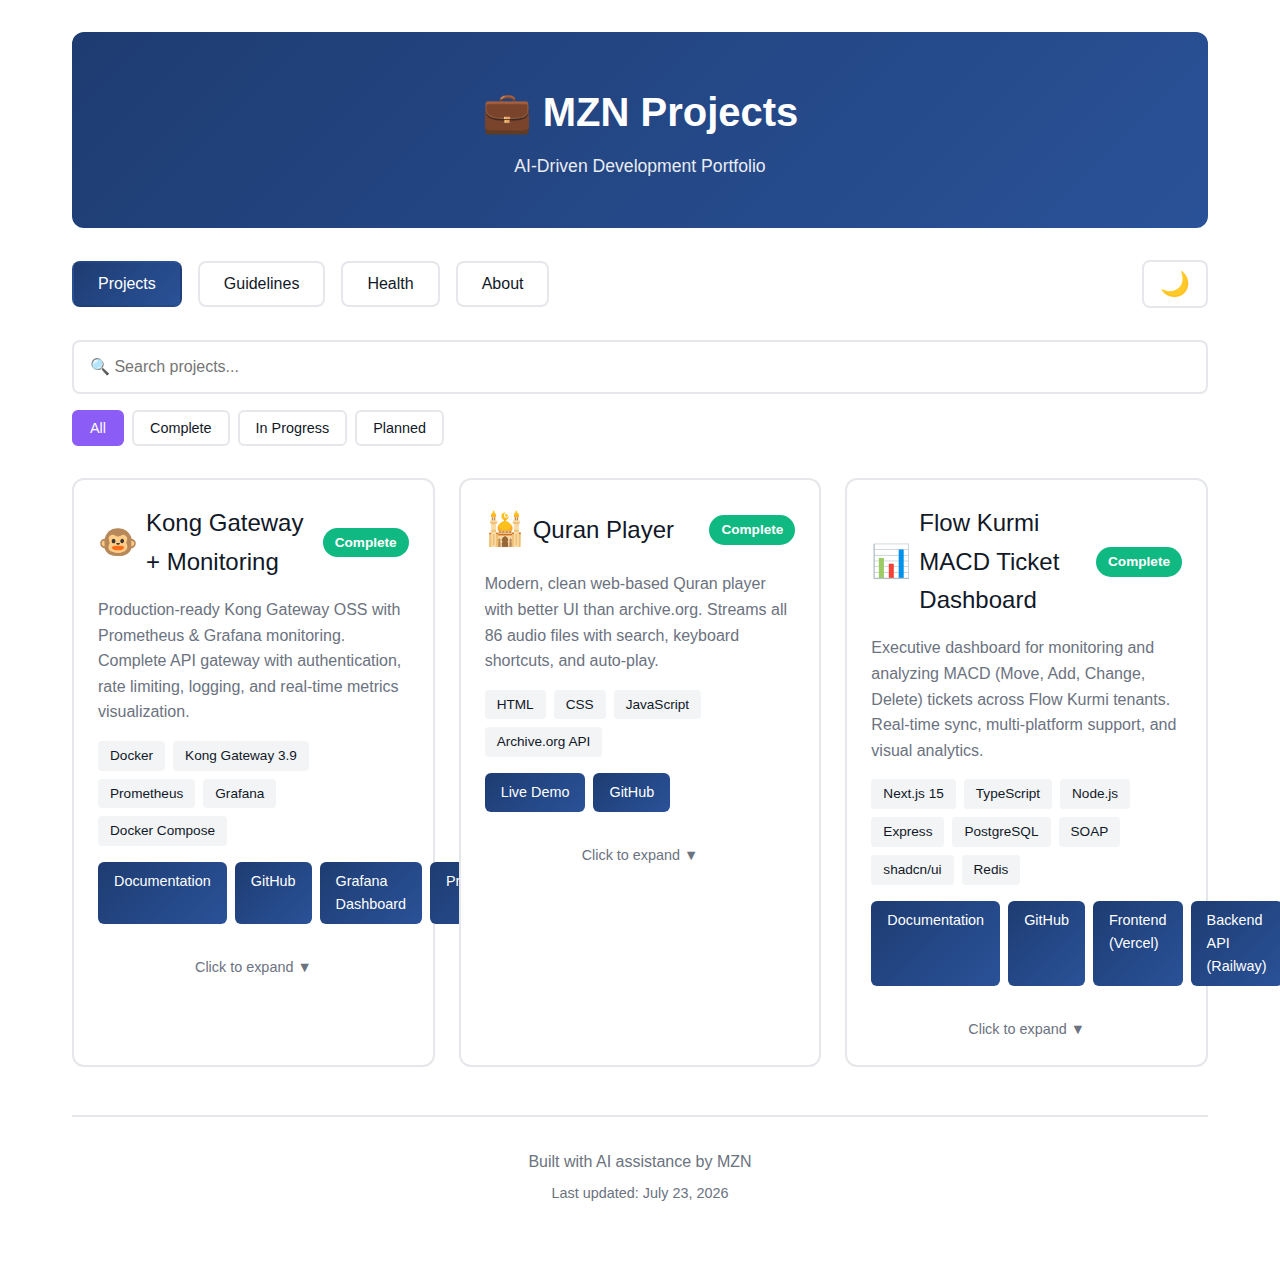
<file: index.html>
<!DOCTYPE html>
<html lang="en">
<head>
    <meta charset="UTF-8">
    <meta name="viewport" content="width=device-width, initial-scale=1.0">
    <title>MZN Projects</title>
    <link rel="stylesheet" href="styles.css">
    <script src="auth.js"></script>
</head>
<body>
    <div class="container">
        <!-- Header -->
        <header>
            <h1>💼 MZN Projects</h1>
            <p class="subtitle">AI-Driven Development Portfolio</p>
        </header>

        <!-- Navigation -->
        <nav>
            <button class="nav-btn active" data-section="projects">Projects</button>
            <button class="nav-btn" data-section="guidelines">Guidelines</button>
            <button class="nav-btn" data-section="health">Health</button>
            <button class="nav-btn" data-section="about">About</button>
            <button class="theme-toggle" id="themeToggle">🌙</button>
        </nav>

        <!-- Projects Section -->
        <section id="projects" class="section active">
            <div class="controls">
                <input type="text" id="searchInput" placeholder="🔍 Search projects..." />
                <div class="filters">
                    <button class="filter-btn active" data-status="all">All</button>
                    <button class="filter-btn" data-status="complete">Complete</button>
                    <button class="filter-btn" data-status="in-progress">In Progress</button>
                    <button class="filter-btn" data-status="planned">Planned</button>
                </div>
            </div>
            <div id="projectsGrid" class="projects-grid"></div>
        </section>

        <!-- Guidelines Section -->
        <section id="guidelines" class="section">
            <div class="content-block">
                <h2>🤝 Collaboration Model</h2>
                <div class="architecture">
                    <div class="role">
                        <h3>Mohammed (Mzn)</h3>
                        <p class="role-title">System Engineer</p>
                        <ul>
                            <li>Technical oversight</li>
                            <li>Approval authority</li>
                            <li>Strategic direction</li>
                        </ul>
                    </div>
                    <div class="arrow">↔</div>
                    <div class="role">
                        <h3>Claw 🦾</h3>
                        <p class="role-title">Manager</p>
                        <ul>
                            <li>Requirements gathering</li>
                            <li>Architecture design</li>
                            <li>Quality assurance</li>
                            <li>DevBot orchestration</li>
                        </ul>
                    </div>
                    <div class="arrow">↔</div>
                    <div class="role">
                        <h3>DevBot</h3>
                        <p class="role-title">Developer</p>
                        <ul>
                            <li>Implementation</li>
                            <li>Testing</li>
                            <li>Documentation</li>
                            <li>Deployment</li>
                        </ul>
                    </div>
                </div>
            </div>

            <div class="content-block">
                <h2>📋 Approval Workflow</h2>
                <ol class="workflow">
                    <li><strong>Request:</strong> Mzn describes what's needed</li>
                    <li><strong>Draft Spec:</strong> Claw creates technical specification</li>
                    <li><strong>Approval:</strong> Mzn reviews and approves architecture</li>
                    <li><strong>Implementation:</strong> DevBot builds according to spec</li>
                    <li><strong>Review:</strong> Testing and quality check</li>
                    <li><strong>Deploy:</strong> Go live</li>
                </ol>
                <div class="highlight">
                    ⚠️ <strong>Critical:</strong> No development work starts without approved technical decisions.
                </div>
            </div>

            <div class="content-block">
                <h2>🔧 DevBot Architecture</h2>
                <ul>
                    <li><strong>Dedicated Agent:</strong> Separate session focused purely on development</li>
                    <li><strong>Quality Standards:</strong> Tests everything, follows best practices</li>
                    <li><strong>Documentation:</strong> Builds inline comments and setup guides</li>
                    <li><strong>Non-blocking:</strong> Claw stays responsive during long builds</li>
                </ul>
            </div>

            <div class="content-block">
                <h2>💬 Communication Protocols</h2>
                <ul>
                    <li><strong>Context Awareness:</strong> Full awareness across all topics in "Claw Projects 🦀"</li>
                    <li><strong>Direct Communication:</strong> No fluff, results over conversation</li>
                    <li><strong>Async Updates:</strong> DevBot reports completion when done</li>
                    <li><strong>Efficient:</strong> Batch similar checks, minimize redundant communication</li>
                </ul>
            </div>
        </section>

        <!-- Health Section -->
        <section id="health" class="section">
            <div class="health-header">
                <h2>🏥 System Health Monitor</h2>
                <button class="refresh-btn" id="refreshHealth">🔄 Refresh</button>
            </div>

            <div class="content-block">
                <h3>Service Status</h3>
                <div id="servicesGrid" class="services-grid"></div>
            </div>

            <div class="content-block">
                <h3>System Metrics</h3>
                <div id="systemMetrics" class="metrics-grid"></div>
            </div>

            <div class="content-block">
                <h3>DevBot Task History</h3>
                <div id="devbotTasks" class="tasks-list"></div>
            </div>

            <div class="content-block">
                <h3>Recent Logs</h3>
                <div class="log-controls">
                    <button class="filter-btn-small active" data-level="all">All</button>
                    <button class="filter-btn-small" data-level="info">Info</button>
                    <button class="filter-btn-small" data-level="warn">Warn</button>
                    <button class="filter-btn-small" data-level="error">Error</button>
                </div>
                <div id="systemLogs" class="logs-container"></div>
            </div>

            <p class="last-update">Last updated: <span id="healthLastUpdate">--</span></p>
        </section>

        <!-- About Section -->
        <section id="about" class="section">
            <div class="content-block">
                <h2>About This Site</h2>
                <p>This page documents projects developed through collaboration between Mohammed (system engineer) and Claw (AI assistant), with DevBot handling implementation.</p>
                
                <h3>Purpose</h3>
                <ul>
                    <li>Track all collaborative projects</li>
                    <li>Document technical decisions</li>
                    <li>Share collaboration guidelines</li>
                    <li>Provide deployment references</li>
                </ul>

                <h3>Tech Stack</h3>
                <p>This site itself is built with:</p>
                <ul>
                    <li>Pure HTML/CSS/JavaScript (no dependencies)</li>
                    <li>Mobile-responsive design</li>
                    <li>Dark mode support</li>
                    <li>Hosted on GitHub Pages</li>
                </ul>

                <h3>Repository</h3>
                <p>Private repository: <code>claw-mzn-projects</code></p>
            </div>
        </section>

        <!-- Footer -->
        <footer>
            <p>Built with AI assistance by MZN</p>
            <p class="timestamp">Last updated: <span id="lastUpdated"></span></p>
        </footer>
    </div>

    <script src="data.js"></script>
    <script src="app.js"></script>
</body>
</html>
</file>
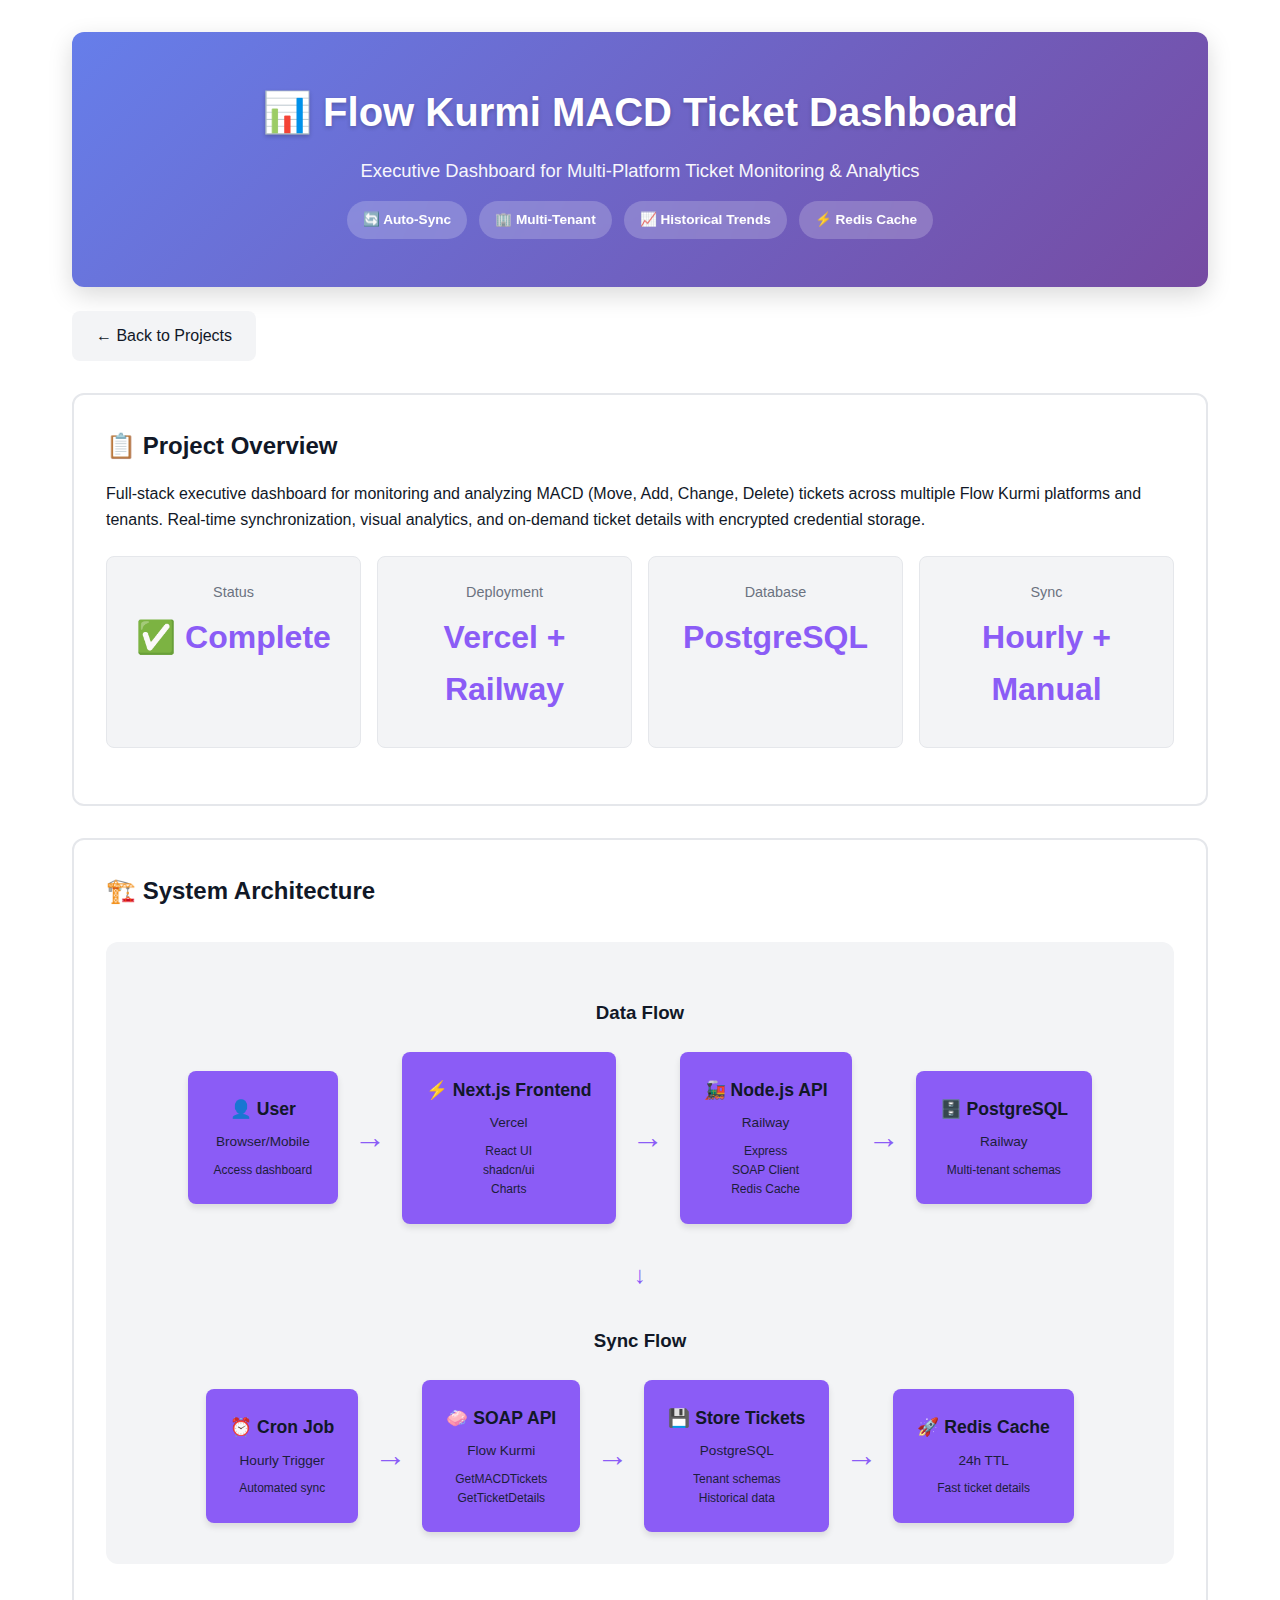
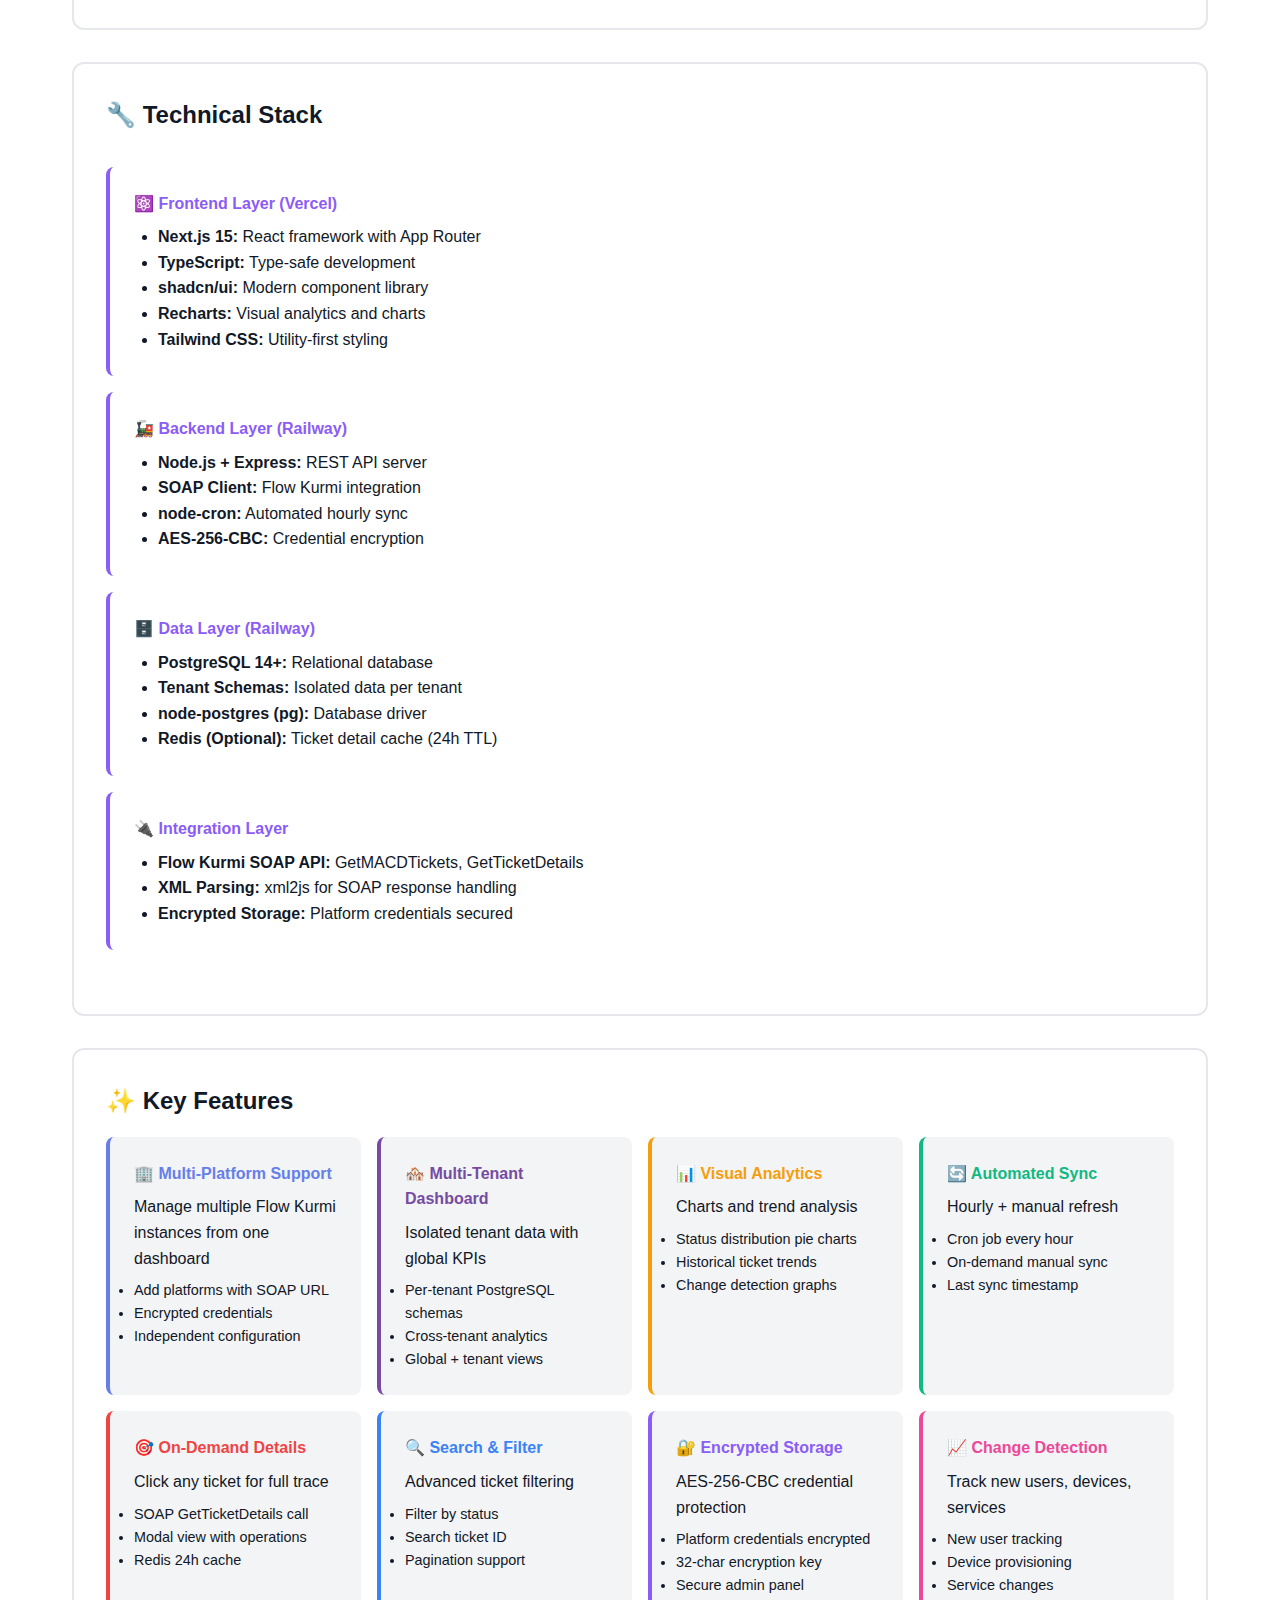
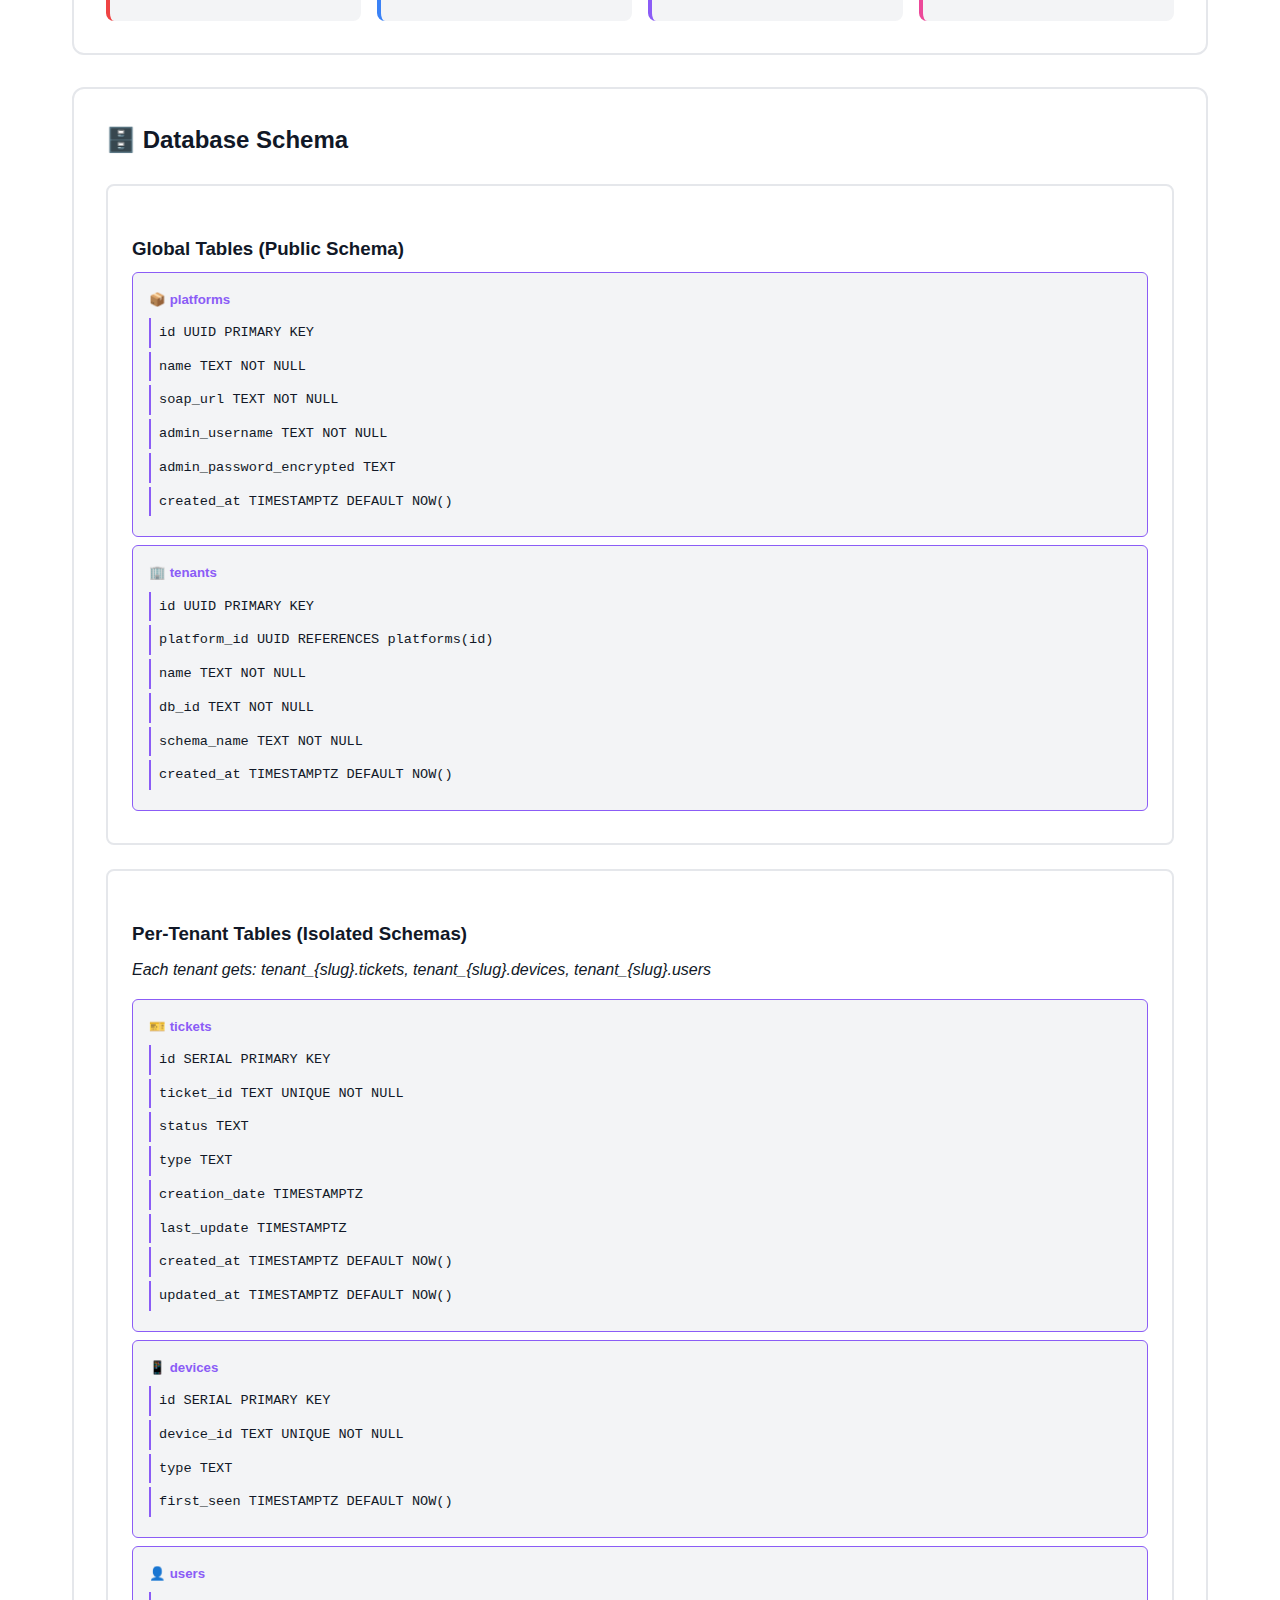
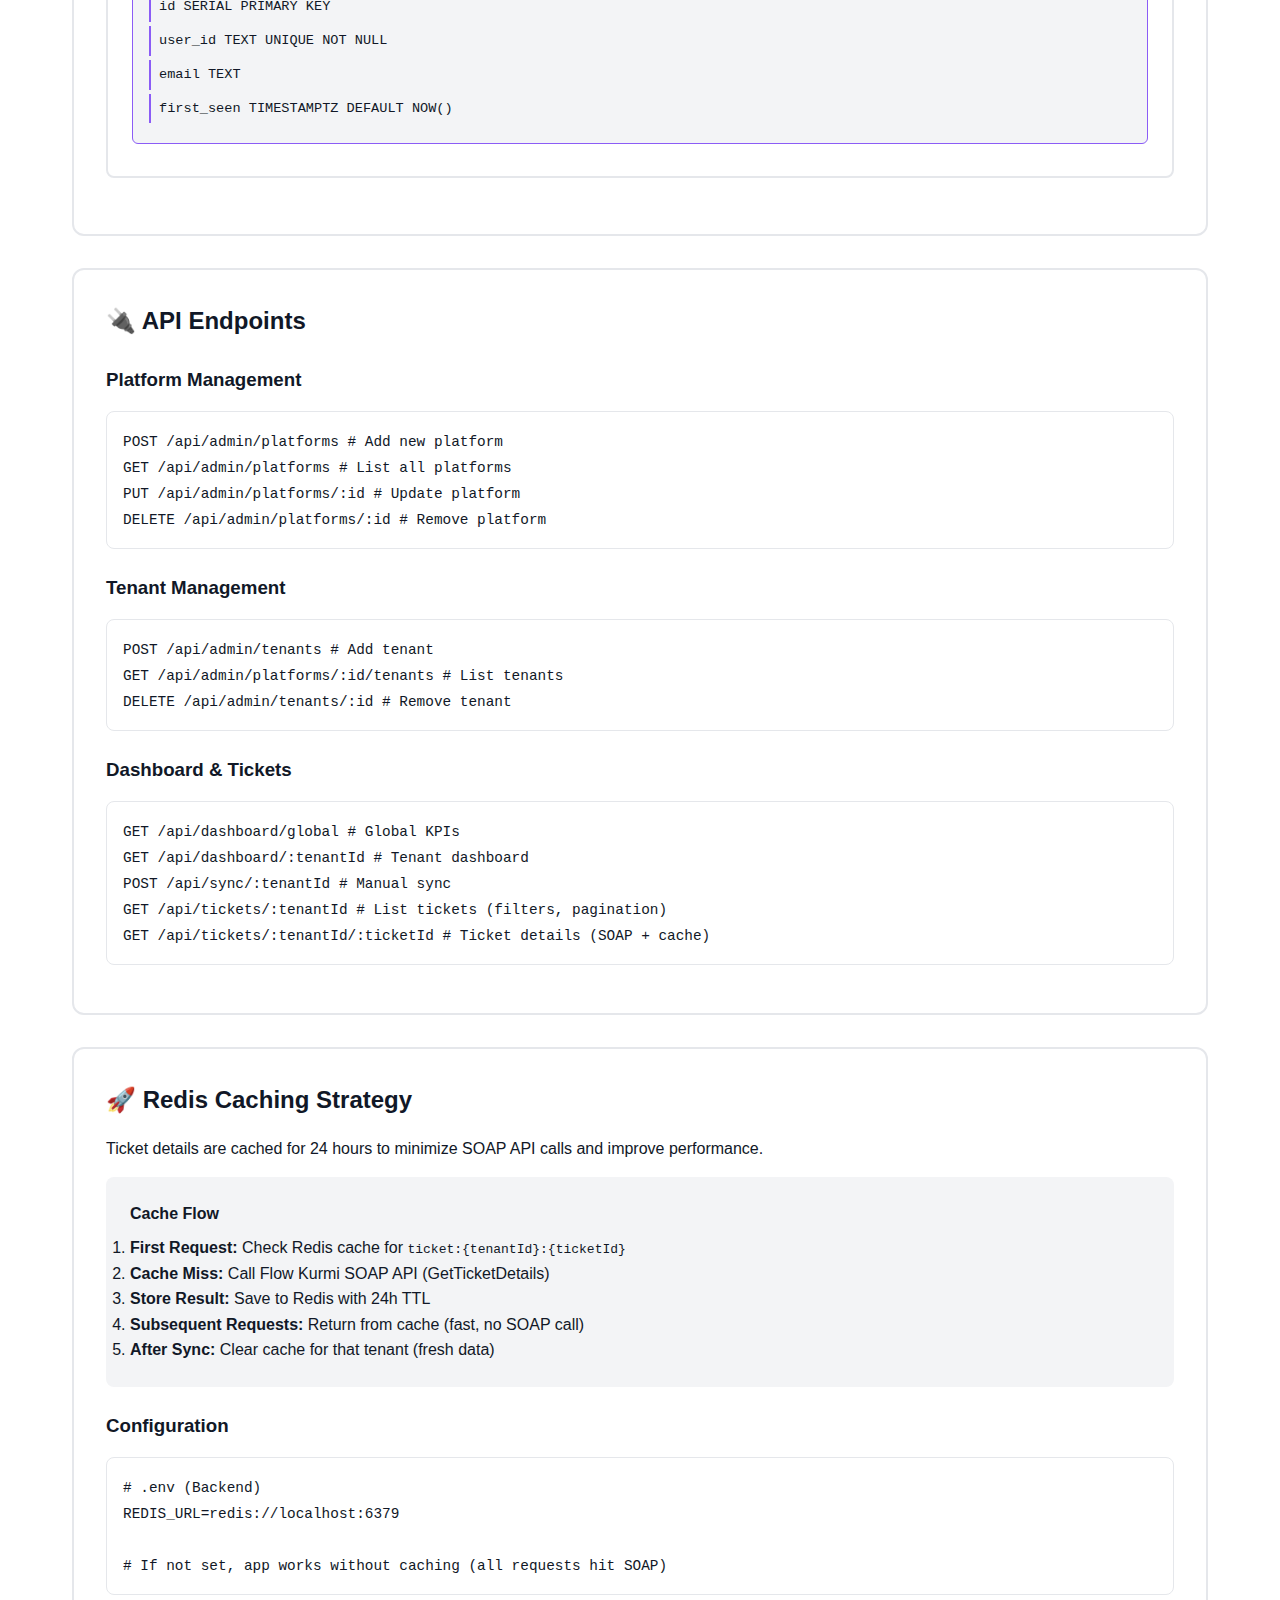
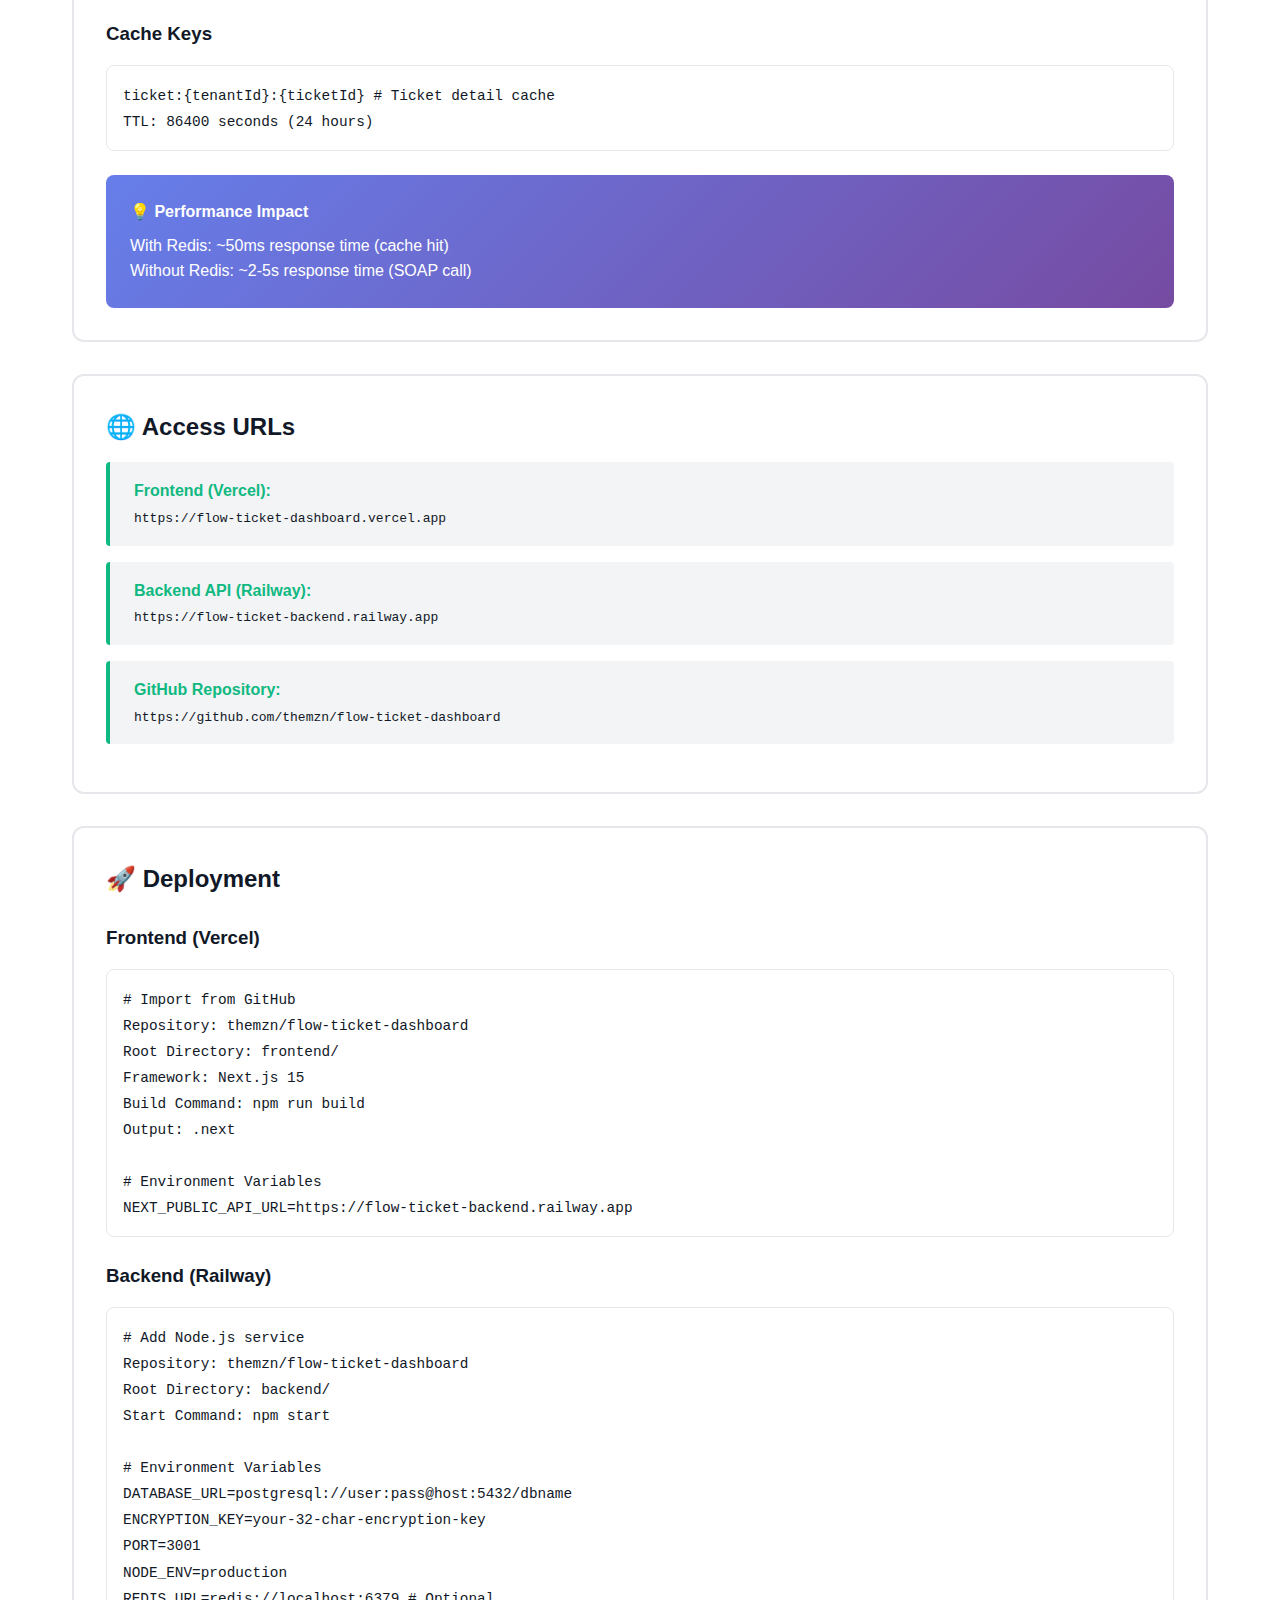
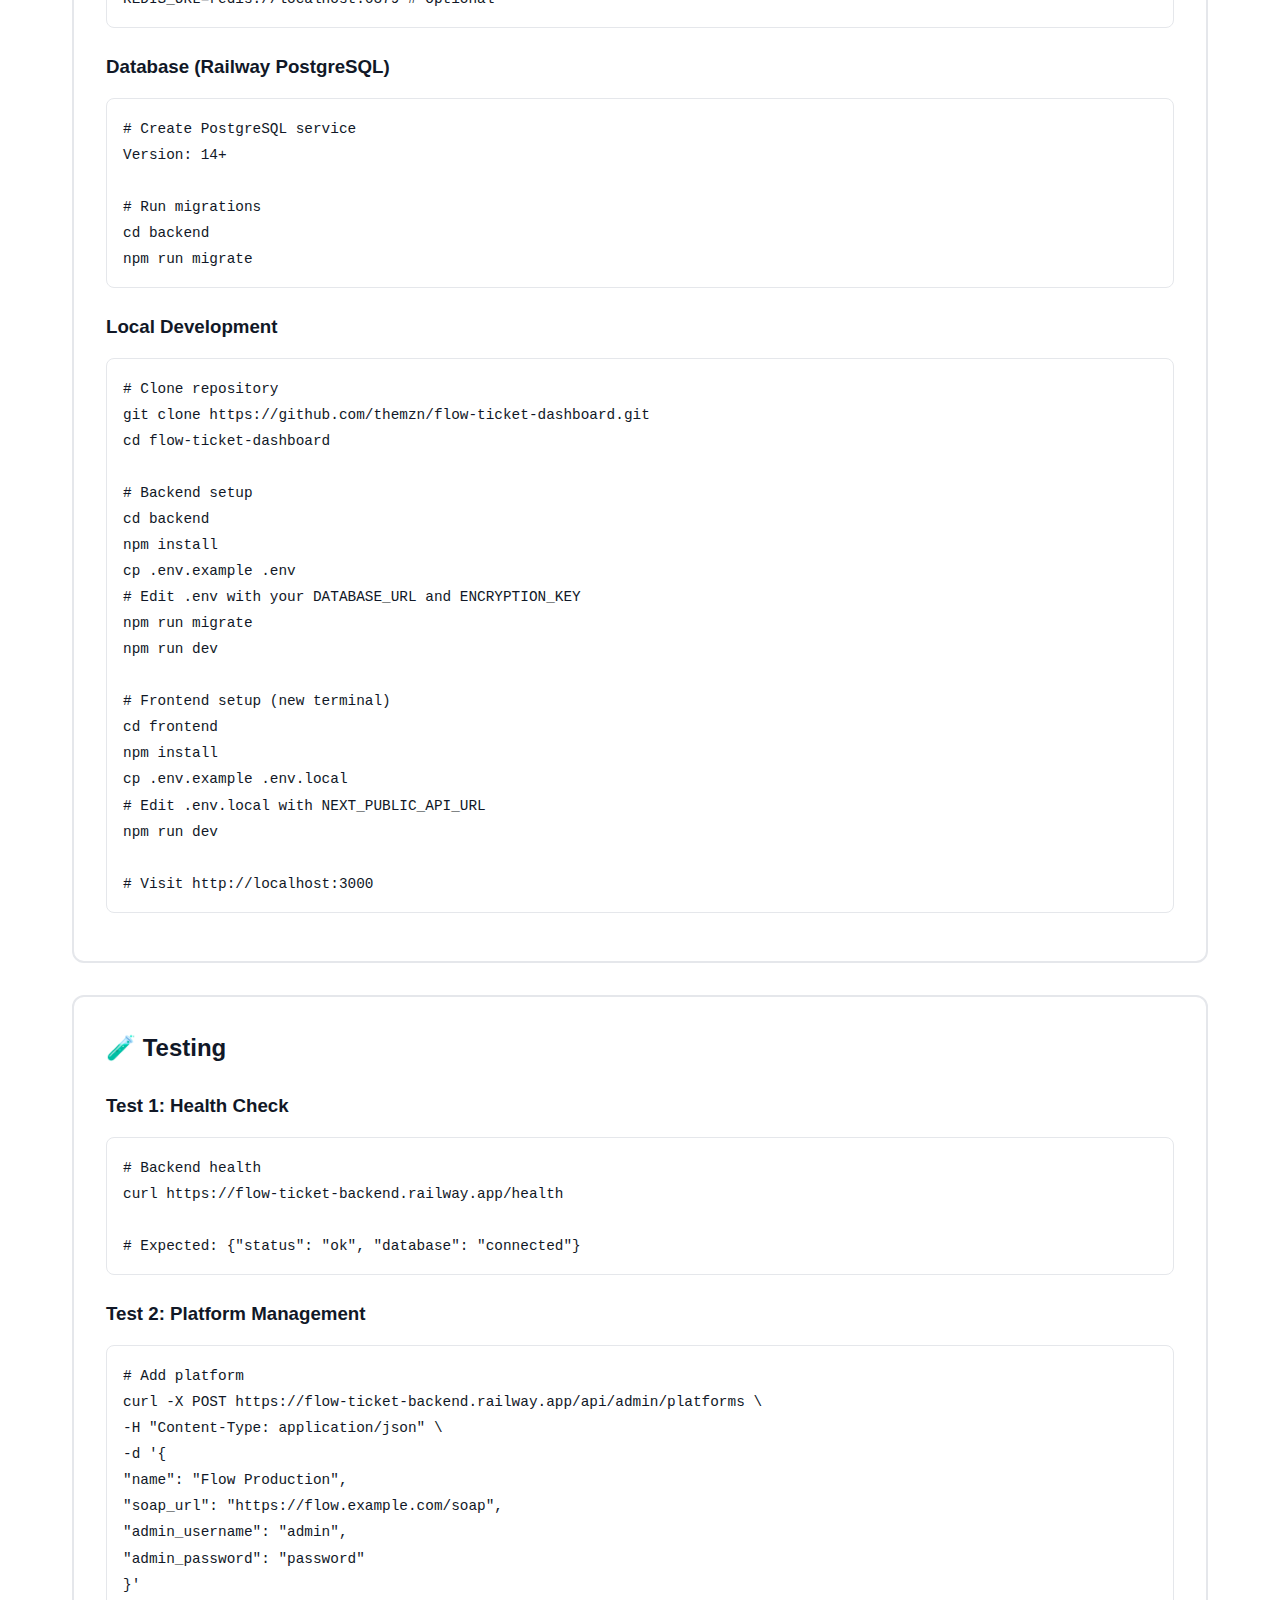
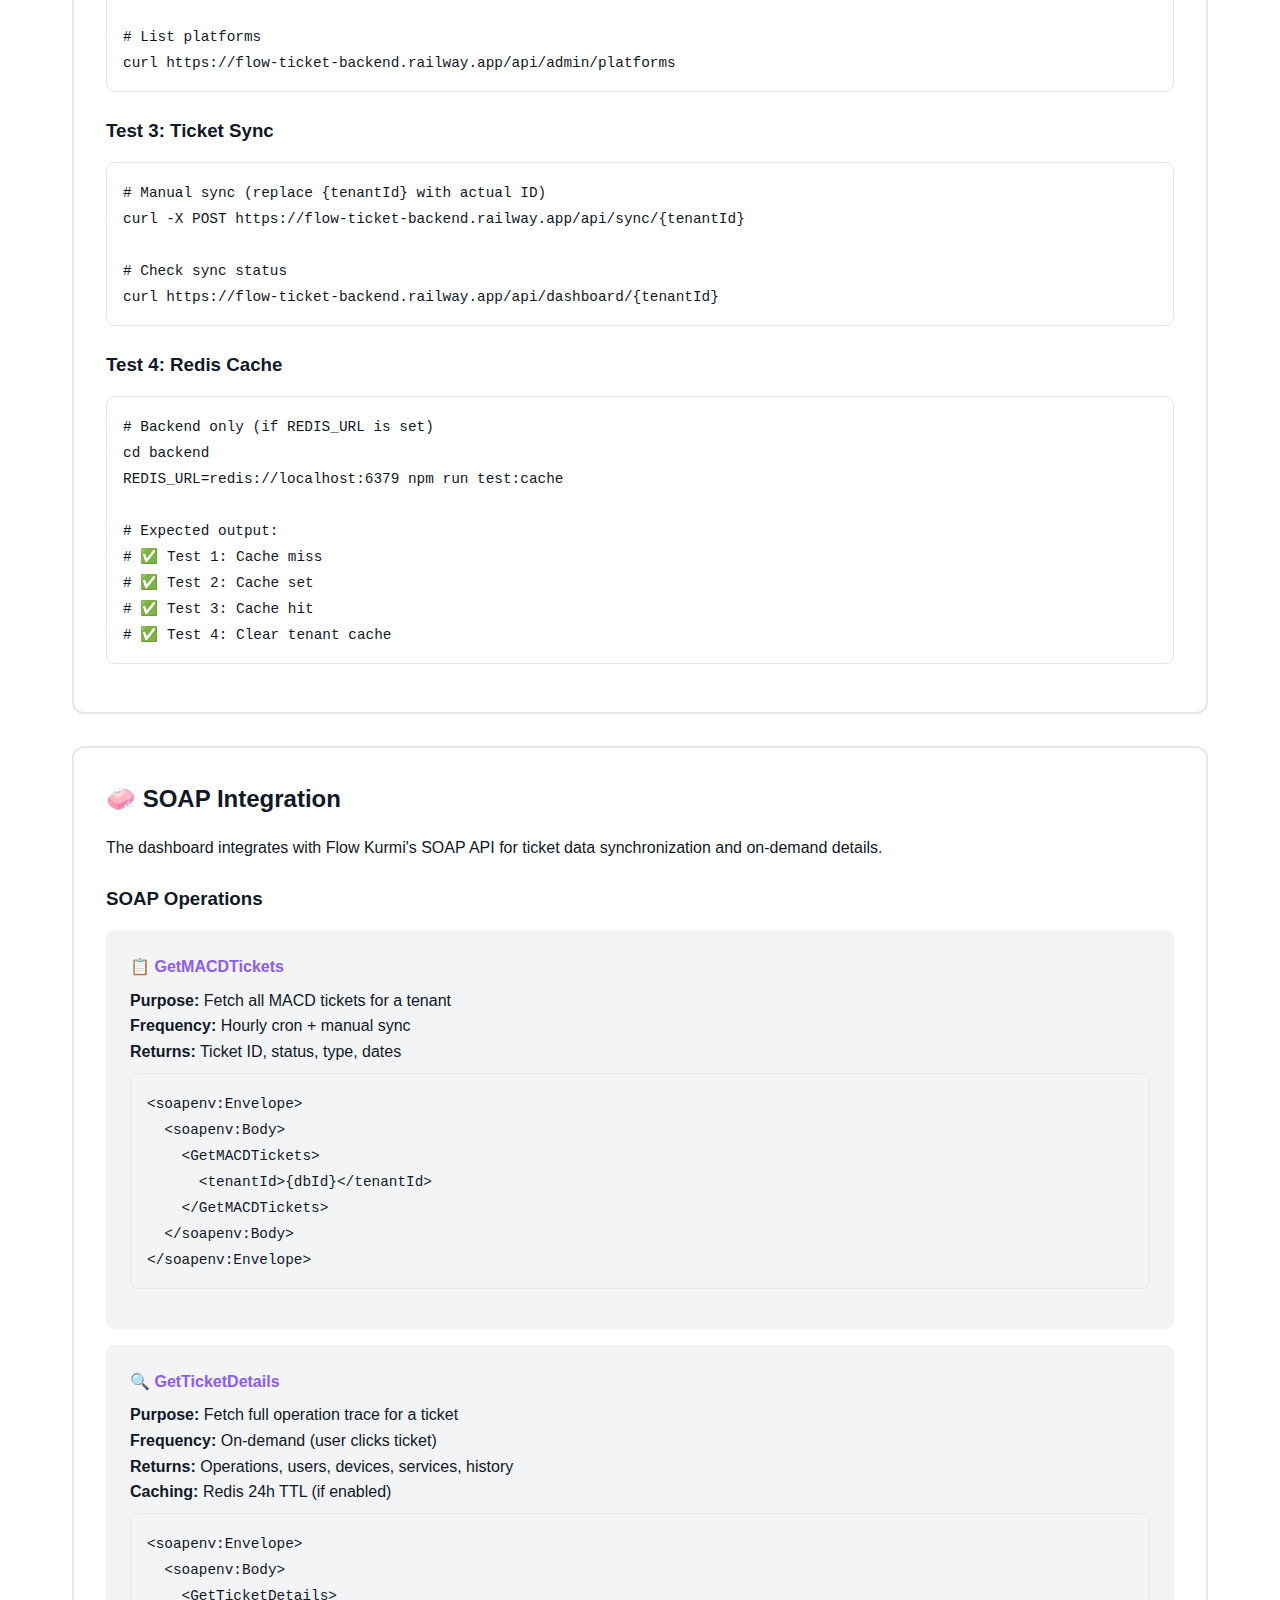
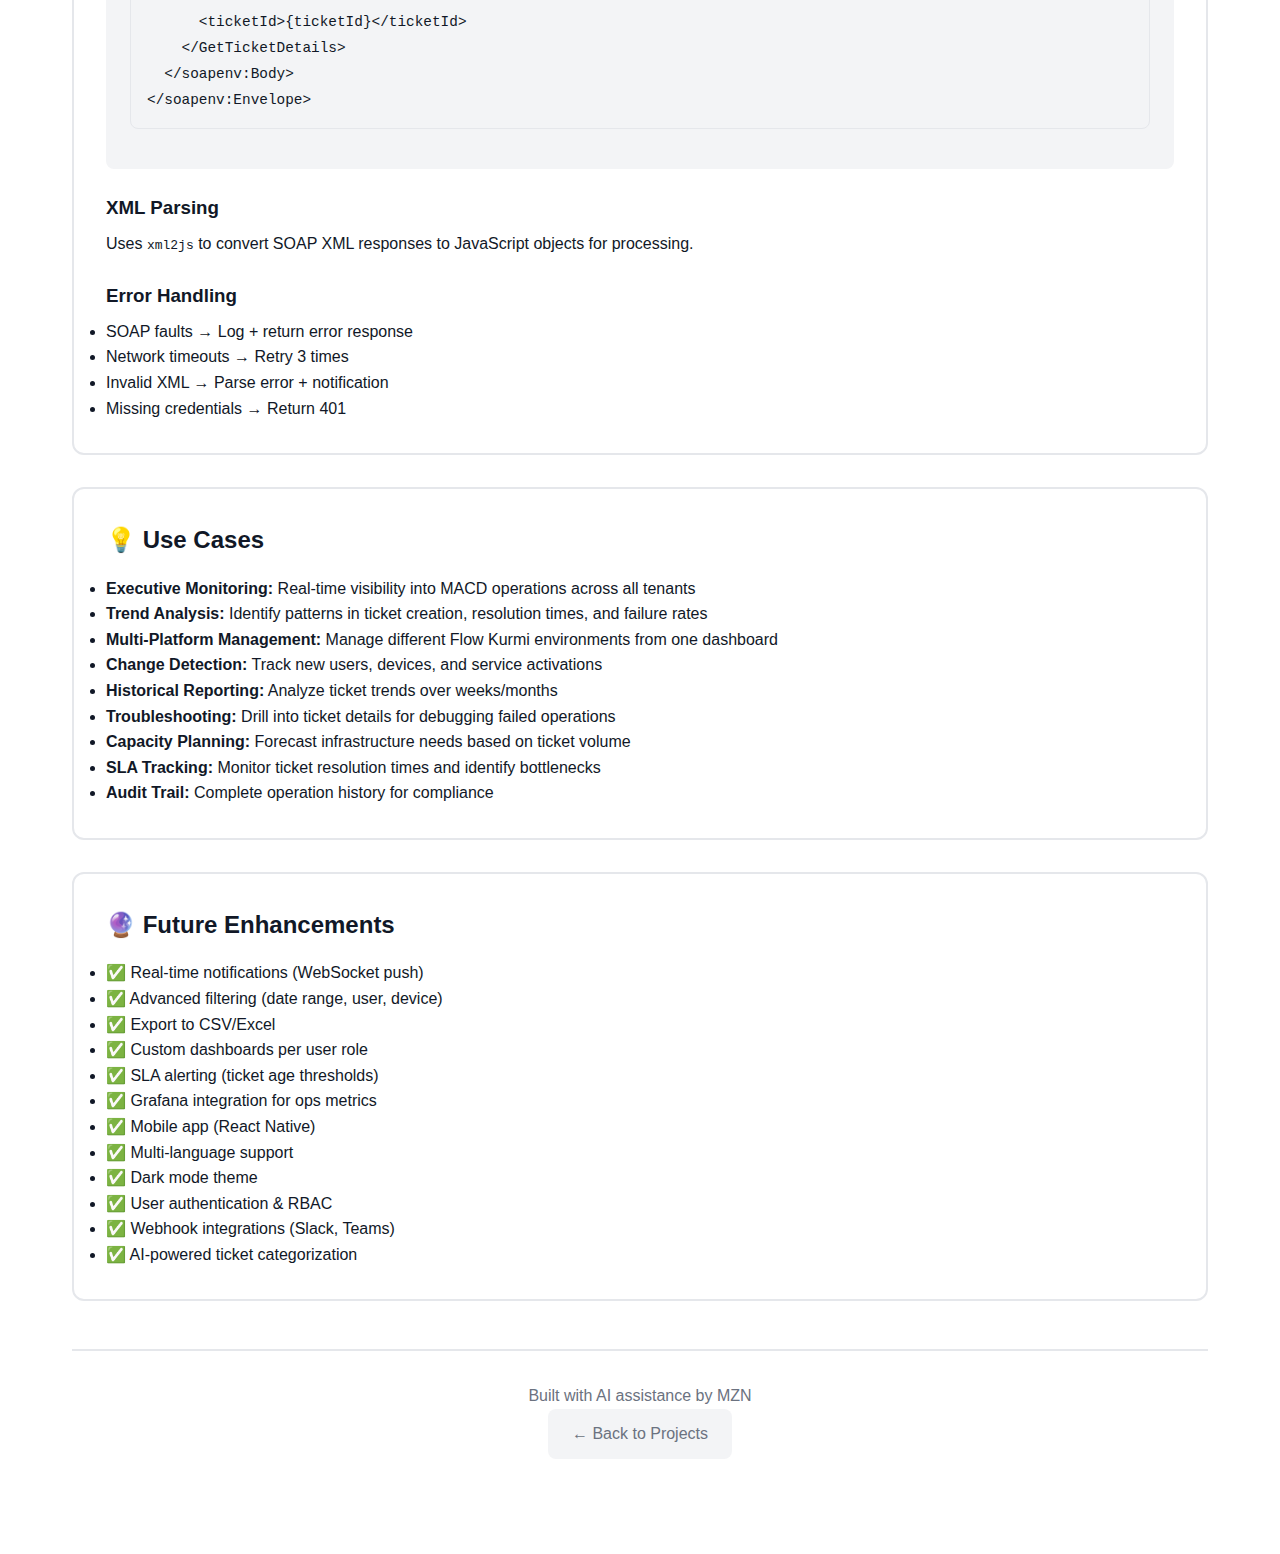
<file: flow-dashboard.html>
<!DOCTYPE html>
<html lang="en">
<head>
    <meta charset="UTF-8">
    <meta name="viewport" content="width=device-width, initial-scale=1.0">
    <title>Flow Kurmi MACD Ticket Dashboard - MZN Projects</title>
    <link rel="stylesheet" href="styles.css">
    <style>
        .architecture-diagram {
            background: var(--bg-secondary);
            border-radius: 12px;
            padding: 2rem;
            margin: 2rem 0;
            overflow-x: auto;
        }
        
        .flow-container {
            display: flex;
            align-items: center;
            justify-content: center;
            gap: 1rem;
            flex-wrap: wrap;
            min-width: fit-content;
        }
        
        .flow-box {
            background: var(--accent);
            color: var(--bg);
            padding: 1.5rem;
            border-radius: 8px;
            min-width: 150px;
            text-align: center;
            box-shadow: 0 4px 6px rgba(0,0,0,0.1);
        }
        
        .flow-box h4 {
            margin: 0 0 0.5rem 0;
            font-size: 1.1rem;
        }
        
        .flow-box p {
            margin: 0;
            font-size: 0.85rem;
            opacity: 0.9;
        }
        
        .flow-arrow {
            font-size: 2rem;
            color: var(--accent);
        }
        
        .stack-diagram {
            display: grid;
            gap: 1rem;
            margin: 2rem 0;
        }
        
        .stack-layer {
            background: linear-gradient(135deg, var(--bg-secondary) 0%, var(--bg) 100%);
            border-left: 4px solid var(--accent);
            padding: 1.5rem;
            border-radius: 8px;
        }
        
        .stack-layer h4 {
            margin: 0 0 0.5rem 0;
            color: var(--accent);
        }
        
        .stack-layer ul {
            margin: 0.5rem 0 0 0;
            padding-left: 1.5rem;
        }
        
        .metric-cards {
            display: grid;
            grid-template-columns: repeat(auto-fit, minmax(200px, 1fr));
            gap: 1rem;
            margin: 1.5rem 0;
        }
        
        .metric-card {
            background: var(--bg-secondary);
            padding: 1.5rem;
            border-radius: 8px;
            border: 1px solid var(--border);
            text-align: center;
        }
        
        .metric-value {
            font-size: 2rem;
            font-weight: bold;
            color: var(--accent);
            margin: 0.5rem 0;
        }
        
        .metric-label {
            color: var(--text-secondary);
            font-size: 0.9rem;
        }
        
        .code-block {
            background: var(--bg);
            border: 1px solid var(--border);
            border-radius: 8px;
            padding: 1rem;
            margin: 1rem 0;
            overflow-x: auto;
        }
        
        .code-block code {
            font-family: 'Courier New', monospace;
            font-size: 0.9rem;
            color: var(--text);
        }
        
        .url-box {
            background: var(--bg-secondary);
            border-left: 4px solid var(--success);
            padding: 1rem 1.5rem;
            margin: 1rem 0;
            border-radius: 4px;
        }
        
        .url-box strong {
            color: var(--success);
        }
        
        .back-btn {
            display: inline-block;
            padding: 0.75rem 1.5rem;
            background: var(--bg-secondary);
            color: var(--text);
            text-decoration: none;
            border-radius: 8px;
            margin-bottom: 2rem;
            transition: all 0.3s ease;
        }
        
        .back-btn:hover {
            background: var(--accent);
            color: var(--bg);
        }
        
        .page-header {
            background: linear-gradient(135deg, #667eea 0%, #764ba2 100%);
            color: white;
            padding: 3rem 2rem;
            border-radius: 12px;
            margin-bottom: 1.5rem;
            text-align: center;
            box-shadow: 0 8px 24px rgba(0,0,0,0.15);
        }
        
        .page-header h1 {
            margin: 0 0 0.75rem 0;
            font-size: 2.5rem;
            text-shadow: 0 2px 4px rgba(0,0,0,0.2);
        }
        
        .page-header .subtitle {
            font-size: 1.15rem;
            opacity: 0.95;
            margin: 0;
        }
        
        .badge-container {
            display: flex;
            gap: 0.75rem;
            justify-content: center;
            flex-wrap: wrap;
            margin-top: 1rem;
        }
        
        .badge {
            background: rgba(255,255,255,0.2);
            padding: 0.5rem 1rem;
            border-radius: 20px;
            font-size: 0.85rem;
            font-weight: 600;
            backdrop-filter: blur(10px);
        }

        .schema-diagram {
            background: var(--bg);
            border: 2px solid var(--border);
            border-radius: 8px;
            padding: 1.5rem;
            margin: 1.5rem 0;
        }

        .schema-box {
            background: var(--bg-secondary);
            border: 1px solid var(--accent);
            border-radius: 6px;
            padding: 1rem;
            margin: 0.5rem 0;
        }

        .schema-box h5 {
            margin: 0 0 0.5rem 0;
            color: var(--accent);
        }

        .schema-field {
            font-family: 'Courier New', monospace;
            font-size: 0.85rem;
            padding: 0.25rem 0;
            border-left: 2px solid var(--accent);
            padding-left: 0.5rem;
            margin: 0.25rem 0;
        }
    </style>
</head>
<body>
    <div class="container">
        <div class="page-header">
            <h1>📊 Flow Kurmi MACD Ticket Dashboard</h1>
            <p class="subtitle">Executive Dashboard for Multi-Platform Ticket Monitoring & Analytics</p>
            <div class="badge-container">
                <span class="badge">🔄 Auto-Sync</span>
                <span class="badge">🏢 Multi-Tenant</span>
                <span class="badge">📈 Historical Trends</span>
                <span class="badge">⚡ Redis Cache</span>
            </div>
        </div>

        <a href="index.html" class="back-btn">← Back to Projects</a>

        <!-- Overview -->
        <section class="content-block">
            <h2>📋 Project Overview</h2>
            <p>Full-stack executive dashboard for monitoring and analyzing MACD (Move, Add, Change, Delete) tickets across multiple Flow Kurmi platforms and tenants. Real-time synchronization, visual analytics, and on-demand ticket details with encrypted credential storage.</p>
            
            <div class="metric-cards">
                <div class="metric-card">
                    <div class="metric-label">Status</div>
                    <div class="metric-value">✅ Complete</div>
                </div>
                <div class="metric-card">
                    <div class="metric-label">Deployment</div>
                    <div class="metric-value">Vercel + Railway</div>
                </div>
                <div class="metric-card">
                    <div class="metric-label">Database</div>
                    <div class="metric-value">PostgreSQL</div>
                </div>
                <div class="metric-card">
                    <div class="metric-label">Sync</div>
                    <div class="metric-value">Hourly + Manual</div>
                </div>
            </div>
        </section>

        <!-- Architecture Diagram -->
        <section class="content-block">
            <h2>🏗️ System Architecture</h2>
            
            <div class="architecture-diagram">
                <h3 style="text-align: center; margin-bottom: 1.5rem;">Data Flow</h3>
                <div class="flow-container">
                    <div class="flow-box">
                        <h4>👤 User</h4>
                        <p>Browser/Mobile</p>
                        <p style="margin-top: 0.5rem; font-size: 0.75rem;">Access dashboard</p>
                    </div>
                    
                    <div class="flow-arrow">→</div>
                    
                    <div class="flow-box">
                        <h4>⚡ Next.js Frontend</h4>
                        <p>Vercel</p>
                        <p style="margin-top: 0.5rem; font-size: 0.75rem;">
                            React UI<br>
                            shadcn/ui<br>
                            Charts
                        </p>
                    </div>
                    
                    <div class="flow-arrow">→</div>
                    
                    <div class="flow-box">
                        <h4>🚂 Node.js API</h4>
                        <p>Railway</p>
                        <p style="margin-top: 0.5rem; font-size: 0.75rem;">
                            Express<br>
                            SOAP Client<br>
                            Redis Cache
                        </p>
                    </div>
                    
                    <div class="flow-arrow">→</div>
                    
                    <div class="flow-box">
                        <h4>🗄️ PostgreSQL</h4>
                        <p>Railway</p>
                        <p style="margin-top: 0.5rem; font-size: 0.75rem;">Multi-tenant schemas</p>
                    </div>
                </div>
                
                <div style="text-align: center; margin: 2rem 0; font-size: 1.5rem; color: var(--accent);">↓</div>
                
                <h3 style="text-align: center; margin-bottom: 1.5rem;">Sync Flow</h3>
                <div class="flow-container">
                    <div class="flow-box">
                        <h4>⏰ Cron Job</h4>
                        <p>Hourly Trigger</p>
                        <p style="margin-top: 0.5rem; font-size: 0.75rem;">Automated sync</p>
                    </div>
                    
                    <div class="flow-arrow">→</div>
                    
                    <div class="flow-box">
                        <h4>🧼 SOAP API</h4>
                        <p>Flow Kurmi</p>
                        <p style="margin-top: 0.5rem; font-size: 0.75rem;">
                            GetMACDTickets<br>
                            GetTicketDetails
                        </p>
                    </div>
                    
                    <div class="flow-arrow">→</div>
                    
                    <div class="flow-box">
                        <h4>💾 Store Tickets</h4>
                        <p>PostgreSQL</p>
                        <p style="margin-top: 0.5rem; font-size: 0.75rem;">
                            Tenant schemas<br>
                            Historical data
                        </p>
                    </div>
                    
                    <div class="flow-arrow">→</div>
                    
                    <div class="flow-box">
                        <h4>🚀 Redis Cache</h4>
                        <p>24h TTL</p>
                        <p style="margin-top: 0.5rem; font-size: 0.75rem;">Fast ticket details</p>
                    </div>
                </div>
            </div>
        </section>

        <!-- Technical Stack -->
        <section class="content-block">
            <h2>🔧 Technical Stack</h2>
            
            <div class="stack-diagram">
                <div class="stack-layer">
                    <h4>⚛️ Frontend Layer (Vercel)</h4>
                    <ul>
                        <li><strong>Next.js 15:</strong> React framework with App Router</li>
                        <li><strong>TypeScript:</strong> Type-safe development</li>
                        <li><strong>shadcn/ui:</strong> Modern component library</li>
                        <li><strong>Recharts:</strong> Visual analytics and charts</li>
                        <li><strong>Tailwind CSS:</strong> Utility-first styling</li>
                    </ul>
                </div>
                
                <div class="stack-layer">
                    <h4>🚂 Backend Layer (Railway)</h4>
                    <ul>
                        <li><strong>Node.js + Express:</strong> REST API server</li>
                        <li><strong>SOAP Client:</strong> Flow Kurmi integration</li>
                        <li><strong>node-cron:</strong> Automated hourly sync</li>
                        <li><strong>AES-256-CBC:</strong> Credential encryption</li>
                    </ul>
                </div>
                
                <div class="stack-layer">
                    <h4>🗄️ Data Layer (Railway)</h4>
                    <ul>
                        <li><strong>PostgreSQL 14+:</strong> Relational database</li>
                        <li><strong>Tenant Schemas:</strong> Isolated data per tenant</li>
                        <li><strong>node-postgres (pg):</strong> Database driver</li>
                        <li><strong>Redis (Optional):</strong> Ticket detail cache (24h TTL)</li>
                    </ul>
                </div>
                
                <div class="stack-layer">
                    <h4>🔌 Integration Layer</h4>
                    <ul>
                        <li><strong>Flow Kurmi SOAP API:</strong> GetMACDTickets, GetTicketDetails</li>
                        <li><strong>XML Parsing:</strong> xml2js for SOAP response handling</li>
                        <li><strong>Encrypted Storage:</strong> Platform credentials secured</li>
                    </ul>
                </div>
            </div>
        </section>

        <!-- Features -->
        <section class="content-block">
            <h2>✨ Key Features</h2>
            
            <div class="features-grid" style="display: grid; grid-template-columns: repeat(auto-fit, minmax(250px, 1fr)); gap: 1rem;">
                <div style="background: var(--bg-secondary); padding: 1.5rem; border-radius: 8px; border-left: 4px solid #667eea;">
                    <h4 style="margin: 0 0 0.5rem 0; color: #667eea;">🏢 Multi-Platform Support</h4>
                    <p>Manage multiple Flow Kurmi instances from one dashboard</p>
                    <ul style="font-size: 0.9rem; margin-top: 0.5rem;">
                        <li>Add platforms with SOAP URL</li>
                        <li>Encrypted credentials</li>
                        <li>Independent configuration</li>
                    </ul>
                </div>
                
                <div style="background: var(--bg-secondary); padding: 1.5rem; border-radius: 8px; border-left: 4px solid #764ba2;">
                    <h4 style="margin: 0 0 0.5rem 0; color: #764ba2;">🏘️ Multi-Tenant Dashboard</h4>
                    <p>Isolated tenant data with global KPIs</p>
                    <ul style="font-size: 0.9rem; margin-top: 0.5rem;">
                        <li>Per-tenant PostgreSQL schemas</li>
                        <li>Cross-tenant analytics</li>
                        <li>Global + tenant views</li>
                    </ul>
                </div>
                
                <div style="background: var(--bg-secondary); padding: 1.5rem; border-radius: 8px; border-left: 4px solid #f59e0b;">
                    <h4 style="margin: 0 0 0.5rem 0; color: #f59e0b;">📊 Visual Analytics</h4>
                    <p>Charts and trend analysis</p>
                    <ul style="font-size: 0.9rem; margin-top: 0.5rem;">
                        <li>Status distribution pie charts</li>
                        <li>Historical ticket trends</li>
                        <li>Change detection graphs</li>
                    </ul>
                </div>
                
                <div style="background: var(--bg-secondary); padding: 1.5rem; border-radius: 8px; border-left: 4px solid #10b981;">
                    <h4 style="margin: 0 0 0.5rem 0; color: #10b981;">🔄 Automated Sync</h4>
                    <p>Hourly + manual refresh</p>
                    <ul style="font-size: 0.9rem; margin-top: 0.5rem;">
                        <li>Cron job every hour</li>
                        <li>On-demand manual sync</li>
                        <li>Last sync timestamp</li>
                    </ul>
                </div>
                
                <div style="background: var(--bg-secondary); padding: 1.5rem; border-radius: 8px; border-left: 4px solid #ef4444;">
                    <h4 style="margin: 0 0 0.5rem 0; color: #ef4444;">🎯 On-Demand Details</h4>
                    <p>Click any ticket for full trace</p>
                    <ul style="font-size: 0.9rem; margin-top: 0.5rem;">
                        <li>SOAP GetTicketDetails call</li>
                        <li>Modal view with operations</li>
                        <li>Redis 24h cache</li>
                    </ul>
                </div>
                
                <div style="background: var(--bg-secondary); padding: 1.5rem; border-radius: 8px; border-left: 4px solid #3b82f6;">
                    <h4 style="margin: 0 0 0.5rem 0; color: #3b82f6;">🔍 Search & Filter</h4>
                    <p>Advanced ticket filtering</p>
                    <ul style="font-size: 0.9rem; margin-top: 0.5rem;">
                        <li>Filter by status</li>
                        <li>Search ticket ID</li>
                        <li>Pagination support</li>
                    </ul>
                </div>
                
                <div style="background: var(--bg-secondary); padding: 1.5rem; border-radius: 8px; border-left: 4px solid #8b5cf6;">
                    <h4 style="margin: 0 0 0.5rem 0; color: #8b5cf6;">🔐 Encrypted Storage</h4>
                    <p>AES-256-CBC credential protection</p>
                    <ul style="font-size: 0.9rem; margin-top: 0.5rem;">
                        <li>Platform credentials encrypted</li>
                        <li>32-char encryption key</li>
                        <li>Secure admin panel</li>
                    </ul>
                </div>
                
                <div style="background: var(--bg-secondary); padding: 1.5rem; border-radius: 8px; border-left: 4px solid #ec4899;">
                    <h4 style="margin: 0 0 0.5rem 0; color: #ec4899;">📈 Change Detection</h4>
                    <p>Track new users, devices, services</p>
                    <ul style="font-size: 0.9rem; margin-top: 0.5rem;">
                        <li>New user tracking</li>
                        <li>Device provisioning</li>
                        <li>Service changes</li>
                    </ul>
                </div>
            </div>
        </section>

        <!-- Database Schema -->
        <section class="content-block">
            <h2>🗄️ Database Schema</h2>
            
            <div class="schema-diagram">
                <h3>Global Tables (Public Schema)</h3>
                
                <div class="schema-box">
                    <h5>📦 platforms</h5>
                    <div class="schema-field">id UUID PRIMARY KEY</div>
                    <div class="schema-field">name TEXT NOT NULL</div>
                    <div class="schema-field">soap_url TEXT NOT NULL</div>
                    <div class="schema-field">admin_username TEXT NOT NULL</div>
                    <div class="schema-field">admin_password_encrypted TEXT</div>
                    <div class="schema-field">created_at TIMESTAMPTZ DEFAULT NOW()</div>
                </div>
                
                <div class="schema-box">
                    <h5>🏢 tenants</h5>
                    <div class="schema-field">id UUID PRIMARY KEY</div>
                    <div class="schema-field">platform_id UUID REFERENCES platforms(id)</div>
                    <div class="schema-field">name TEXT NOT NULL</div>
                    <div class="schema-field">db_id TEXT NOT NULL</div>
                    <div class="schema-field">schema_name TEXT NOT NULL</div>
                    <div class="schema-field">created_at TIMESTAMPTZ DEFAULT NOW()</div>
                </div>
            </div>
            
            <div class="schema-diagram">
                <h3>Per-Tenant Tables (Isolated Schemas)</h3>
                <p style="margin-bottom: 1rem;"><em>Each tenant gets: tenant_{slug}.tickets, tenant_{slug}.devices, tenant_{slug}.users</em></p>
                
                <div class="schema-box">
                    <h5>🎫 tickets</h5>
                    <div class="schema-field">id SERIAL PRIMARY KEY</div>
                    <div class="schema-field">ticket_id TEXT UNIQUE NOT NULL</div>
                    <div class="schema-field">status TEXT</div>
                    <div class="schema-field">type TEXT</div>
                    <div class="schema-field">creation_date TIMESTAMPTZ</div>
                    <div class="schema-field">last_update TIMESTAMPTZ</div>
                    <div class="schema-field">created_at TIMESTAMPTZ DEFAULT NOW()</div>
                    <div class="schema-field">updated_at TIMESTAMPTZ DEFAULT NOW()</div>
                </div>
                
                <div class="schema-box">
                    <h5>📱 devices</h5>
                    <div class="schema-field">id SERIAL PRIMARY KEY</div>
                    <div class="schema-field">device_id TEXT UNIQUE NOT NULL</div>
                    <div class="schema-field">type TEXT</div>
                    <div class="schema-field">first_seen TIMESTAMPTZ DEFAULT NOW()</div>
                </div>
                
                <div class="schema-box">
                    <h5>👤 users</h5>
                    <div class="schema-field">id SERIAL PRIMARY KEY</div>
                    <div class="schema-field">user_id TEXT UNIQUE NOT NULL</div>
                    <div class="schema-field">email TEXT</div>
                    <div class="schema-field">first_seen TIMESTAMPTZ DEFAULT NOW()</div>
                </div>
            </div>
        </section>

        <!-- API Endpoints -->
        <section class="content-block">
            <h2>🔌 API Endpoints</h2>
            
            <h3>Platform Management</h3>
            <div class="code-block">
                <code>
POST   /api/admin/platforms          # Add new platform<br>
GET    /api/admin/platforms          # List all platforms<br>
PUT    /api/admin/platforms/:id      # Update platform<br>
DELETE /api/admin/platforms/:id      # Remove platform
                </code>
            </div>
            
            <h3>Tenant Management</h3>
            <div class="code-block">
                <code>
POST   /api/admin/tenants                  # Add tenant<br>
GET    /api/admin/platforms/:id/tenants    # List tenants<br>
DELETE /api/admin/tenants/:id              # Remove tenant
                </code>
            </div>
            
            <h3>Dashboard & Tickets</h3>
            <div class="code-block">
                <code>
GET    /api/dashboard/global               # Global KPIs<br>
GET    /api/dashboard/:tenantId            # Tenant dashboard<br>
POST   /api/sync/:tenantId                 # Manual sync<br>
GET    /api/tickets/:tenantId              # List tickets (filters, pagination)<br>
GET    /api/tickets/:tenantId/:ticketId    # Ticket details (SOAP + cache)
                </code>
            </div>
        </section>

        <!-- Redis Caching -->
        <section class="content-block">
            <h2>🚀 Redis Caching Strategy</h2>
            
            <p>Ticket details are cached for 24 hours to minimize SOAP API calls and improve performance.</p>
            
            <div style="background: var(--bg-secondary); padding: 1.5rem; border-radius: 8px; margin: 1rem 0;">
                <h4>Cache Flow</h4>
                <ol style="margin-top: 0.5rem;">
                    <li><strong>First Request:</strong> Check Redis cache for <code>ticket:{tenantId}:{ticketId}</code></li>
                    <li><strong>Cache Miss:</strong> Call Flow Kurmi SOAP API (GetTicketDetails)</li>
                    <li><strong>Store Result:</strong> Save to Redis with 24h TTL</li>
                    <li><strong>Subsequent Requests:</strong> Return from cache (fast, no SOAP call)</li>
                    <li><strong>After Sync:</strong> Clear cache for that tenant (fresh data)</li>
                </ol>
            </div>
            
            <h3>Configuration</h3>
            <div class="code-block">
                <code>
# .env (Backend)<br>
REDIS_URL=redis://localhost:6379<br>
<br>
# If not set, app works without caching (all requests hit SOAP)
                </code>
            </div>
            
            <h3>Cache Keys</h3>
            <div class="code-block">
                <code>
ticket:{tenantId}:{ticketId}     # Ticket detail cache<br>
TTL: 86400 seconds (24 hours)
                </code>
            </div>
            
            <div style="background: linear-gradient(135deg, #667eea 0%, #764ba2 100%); color: white; padding: 1.5rem; border-radius: 8px; margin-top: 1.5rem;">
                <h4 style="margin: 0 0 0.5rem 0;">💡 Performance Impact</h4>
                <p style="margin: 0;">With Redis: ~50ms response time (cache hit)<br>
                Without Redis: ~2-5s response time (SOAP call)</p>
            </div>
        </section>

        <!-- Access URLs -->
        <section class="content-block">
            <h2>🌐 Access URLs</h2>
            
            <div class="url-box">
                <strong>Frontend (Vercel):</strong><br>
                <code>https://flow-ticket-dashboard.vercel.app</code>
            </div>
            
            <div class="url-box">
                <strong>Backend API (Railway):</strong><br>
                <code>https://flow-ticket-backend.railway.app</code>
            </div>
            
            <div class="url-box">
                <strong>GitHub Repository:</strong><br>
                <code>https://github.com/themzn/flow-ticket-dashboard</code>
            </div>
        </section>

        <!-- Deployment -->
        <section class="content-block">
            <h2>🚀 Deployment</h2>
            
            <h3>Frontend (Vercel)</h3>
            <div class="code-block">
                <code>
# Import from GitHub<br>
Repository: themzn/flow-ticket-dashboard<br>
Root Directory: frontend/<br>
Framework: Next.js 15<br>
Build Command: npm run build<br>
Output: .next<br>
<br>
# Environment Variables<br>
NEXT_PUBLIC_API_URL=https://flow-ticket-backend.railway.app
                </code>
            </div>
            
            <h3>Backend (Railway)</h3>
            <div class="code-block">
                <code>
# Add Node.js service<br>
Repository: themzn/flow-ticket-dashboard<br>
Root Directory: backend/<br>
Start Command: npm start<br>
<br>
# Environment Variables<br>
DATABASE_URL=postgresql://user:pass@host:5432/dbname<br>
ENCRYPTION_KEY=your-32-char-encryption-key<br>
PORT=3001<br>
NODE_ENV=production<br>
REDIS_URL=redis://localhost:6379  # Optional
                </code>
            </div>
            
            <h3>Database (Railway PostgreSQL)</h3>
            <div class="code-block">
                <code>
# Create PostgreSQL service<br>
Version: 14+<br>
<br>
# Run migrations<br>
cd backend<br>
npm run migrate
                </code>
            </div>
            
            <h3>Local Development</h3>
            <div class="code-block">
                <code>
# Clone repository<br>
git clone https://github.com/themzn/flow-ticket-dashboard.git<br>
cd flow-ticket-dashboard<br>
<br>
# Backend setup<br>
cd backend<br>
npm install<br>
cp .env.example .env<br>
# Edit .env with your DATABASE_URL and ENCRYPTION_KEY<br>
npm run migrate<br>
npm run dev<br>
<br>
# Frontend setup (new terminal)<br>
cd frontend<br>
npm install<br>
cp .env.example .env.local<br>
# Edit .env.local with NEXT_PUBLIC_API_URL<br>
npm run dev<br>
<br>
# Visit http://localhost:3000
                </code>
            </div>
        </section>

        <!-- Testing -->
        <section class="content-block">
            <h2>🧪 Testing</h2>
            
            <h3>Test 1: Health Check</h3>
            <div class="code-block">
                <code>
# Backend health<br>
curl https://flow-ticket-backend.railway.app/health<br>
<br>
# Expected: {"status": "ok", "database": "connected"}
                </code>
            </div>
            
            <h3>Test 2: Platform Management</h3>
            <div class="code-block">
                <code>
# Add platform<br>
curl -X POST https://flow-ticket-backend.railway.app/api/admin/platforms \<br>
  -H "Content-Type: application/json" \<br>
  -d '{<br>
    "name": "Flow Production",<br>
    "soap_url": "https://flow.example.com/soap",<br>
    "admin_username": "admin",<br>
    "admin_password": "password"<br>
  }'<br>
<br>
# List platforms<br>
curl https://flow-ticket-backend.railway.app/api/admin/platforms
                </code>
            </div>
            
            <h3>Test 3: Ticket Sync</h3>
            <div class="code-block">
                <code>
# Manual sync (replace {tenantId} with actual ID)<br>
curl -X POST https://flow-ticket-backend.railway.app/api/sync/{tenantId}<br>
<br>
# Check sync status<br>
curl https://flow-ticket-backend.railway.app/api/dashboard/{tenantId}
                </code>
            </div>
            
            <h3>Test 4: Redis Cache</h3>
            <div class="code-block">
                <code>
# Backend only (if REDIS_URL is set)<br>
cd backend<br>
REDIS_URL=redis://localhost:6379 npm run test:cache<br>
<br>
# Expected output:<br>
# ✅ Test 1: Cache miss<br>
# ✅ Test 2: Cache set<br>
# ✅ Test 3: Cache hit<br>
# ✅ Test 4: Clear tenant cache
                </code>
            </div>
        </section>

        <!-- SOAP Integration -->
        <section class="content-block">
            <h2>🧼 SOAP Integration</h2>
            
            <p>The dashboard integrates with Flow Kurmi's SOAP API for ticket data synchronization and on-demand details.</p>
            
            <h3>SOAP Operations</h3>
            
            <div style="background: var(--bg-secondary); padding: 1.5rem; border-radius: 8px; margin: 1rem 0;">
                <h4 style="margin: 0 0 0.5rem 0; color: var(--accent);">📋 GetMACDTickets</h4>
                <p><strong>Purpose:</strong> Fetch all MACD tickets for a tenant</p>
                <p><strong>Frequency:</strong> Hourly cron + manual sync</p>
                <p><strong>Returns:</strong> Ticket ID, status, type, dates</p>
                <div class="code-block" style="margin-top: 0.5rem;">
                    <code>
&lt;soapenv:Envelope&gt;<br>
&nbsp;&nbsp;&lt;soapenv:Body&gt;<br>
&nbsp;&nbsp;&nbsp;&nbsp;&lt;GetMACDTickets&gt;<br>
&nbsp;&nbsp;&nbsp;&nbsp;&nbsp;&nbsp;&lt;tenantId&gt;{dbId}&lt;/tenantId&gt;<br>
&nbsp;&nbsp;&nbsp;&nbsp;&lt;/GetMACDTickets&gt;<br>
&nbsp;&nbsp;&lt;/soapenv:Body&gt;<br>
&lt;/soapenv:Envelope&gt;
                    </code>
                </div>
            </div>
            
            <div style="background: var(--bg-secondary); padding: 1.5rem; border-radius: 8px; margin: 1rem 0;">
                <h4 style="margin: 0 0 0.5rem 0; color: var(--accent);">🔍 GetTicketDetails</h4>
                <p><strong>Purpose:</strong> Fetch full operation trace for a ticket</p>
                <p><strong>Frequency:</strong> On-demand (user clicks ticket)</p>
                <p><strong>Returns:</strong> Operations, users, devices, services, history</p>
                <p><strong>Caching:</strong> Redis 24h TTL (if enabled)</p>
                <div class="code-block" style="margin-top: 0.5rem;">
                    <code>
&lt;soapenv:Envelope&gt;<br>
&nbsp;&nbsp;&lt;soapenv:Body&gt;<br>
&nbsp;&nbsp;&nbsp;&nbsp;&lt;GetTicketDetails&gt;<br>
&nbsp;&nbsp;&nbsp;&nbsp;&nbsp;&nbsp;&lt;ticketId&gt;{ticketId}&lt;/ticketId&gt;<br>
&nbsp;&nbsp;&nbsp;&nbsp;&lt;/GetTicketDetails&gt;<br>
&nbsp;&nbsp;&lt;/soapenv:Body&gt;<br>
&lt;/soapenv:Envelope&gt;
                    </code>
                </div>
            </div>
            
            <h3>XML Parsing</h3>
            <p>Uses <code>xml2js</code> to convert SOAP XML responses to JavaScript objects for processing.</p>
            
            <h3>Error Handling</h3>
            <ul>
                <li>SOAP faults → Log + return error response</li>
                <li>Network timeouts → Retry 3 times</li>
                <li>Invalid XML → Parse error + notification</li>
                <li>Missing credentials → Return 401</li>
            </ul>
        </section>

        <!-- Use Cases -->
        <section class="content-block">
            <h2>💡 Use Cases</h2>
            
            <ul>
                <li><strong>Executive Monitoring:</strong> Real-time visibility into MACD operations across all tenants</li>
                <li><strong>Trend Analysis:</strong> Identify patterns in ticket creation, resolution times, and failure rates</li>
                <li><strong>Multi-Platform Management:</strong> Manage different Flow Kurmi environments from one dashboard</li>
                <li><strong>Change Detection:</strong> Track new users, devices, and service activations</li>
                <li><strong>Historical Reporting:</strong> Analyze ticket trends over weeks/months</li>
                <li><strong>Troubleshooting:</strong> Drill into ticket details for debugging failed operations</li>
                <li><strong>Capacity Planning:</strong> Forecast infrastructure needs based on ticket volume</li>
                <li><strong>SLA Tracking:</strong> Monitor ticket resolution times and identify bottlenecks</li>
                <li><strong>Audit Trail:</strong> Complete operation history for compliance</li>
            </ul>
        </section>

        <!-- Future Enhancements -->
        <section class="content-block">
            <h2>🔮 Future Enhancements</h2>
            
            <ul>
                <li>✅ Real-time notifications (WebSocket push)</li>
                <li>✅ Advanced filtering (date range, user, device)</li>
                <li>✅ Export to CSV/Excel</li>
                <li>✅ Custom dashboards per user role</li>
                <li>✅ SLA alerting (ticket age thresholds)</li>
                <li>✅ Grafana integration for ops metrics</li>
                <li>✅ Mobile app (React Native)</li>
                <li>✅ Multi-language support</li>
                <li>✅ Dark mode theme</li>
                <li>✅ User authentication & RBAC</li>
                <li>✅ Webhook integrations (Slack, Teams)</li>
                <li>✅ AI-powered ticket categorization</li>
            </ul>
        </section>

        <footer>
            <p>Built with AI assistance by MZN</p>
            <p><a href="index.html" class="back-btn">← Back to Projects</a></p>
        </footer>
    </div>
</body>
</html>
</file>
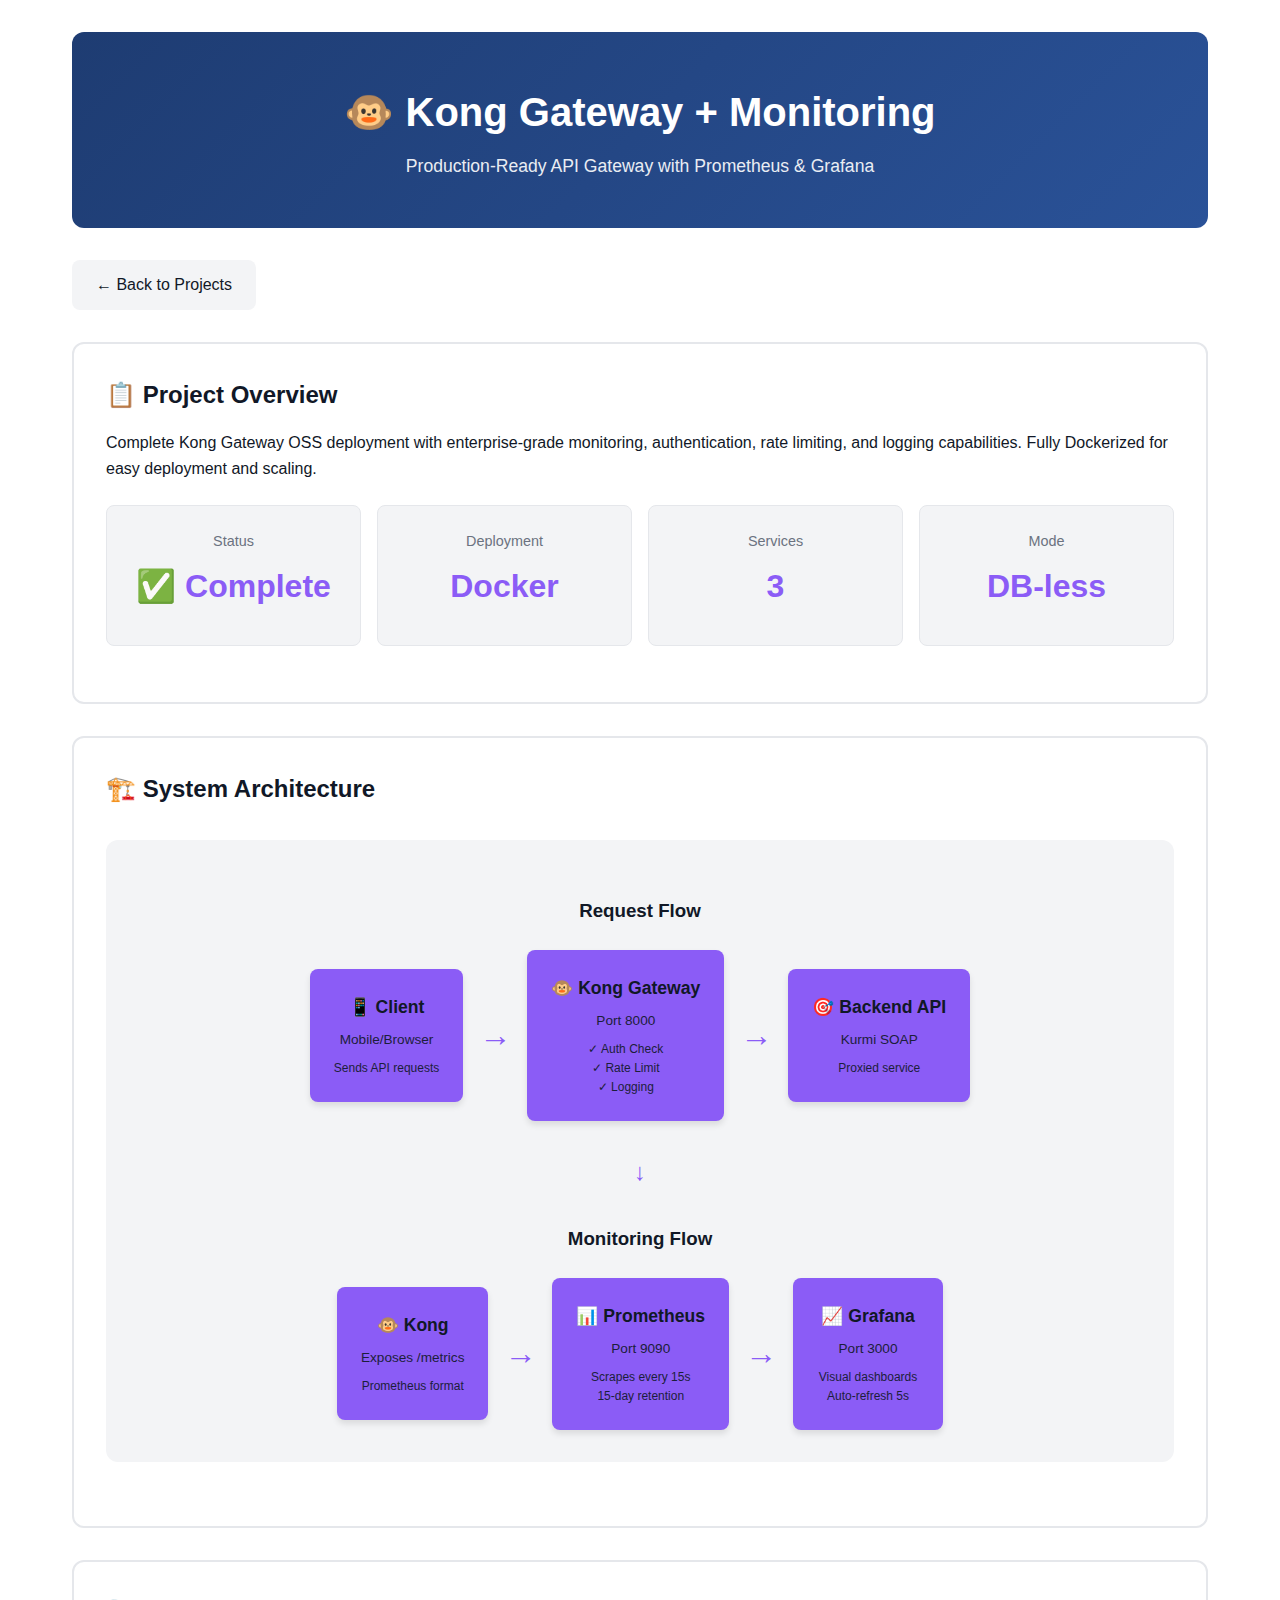
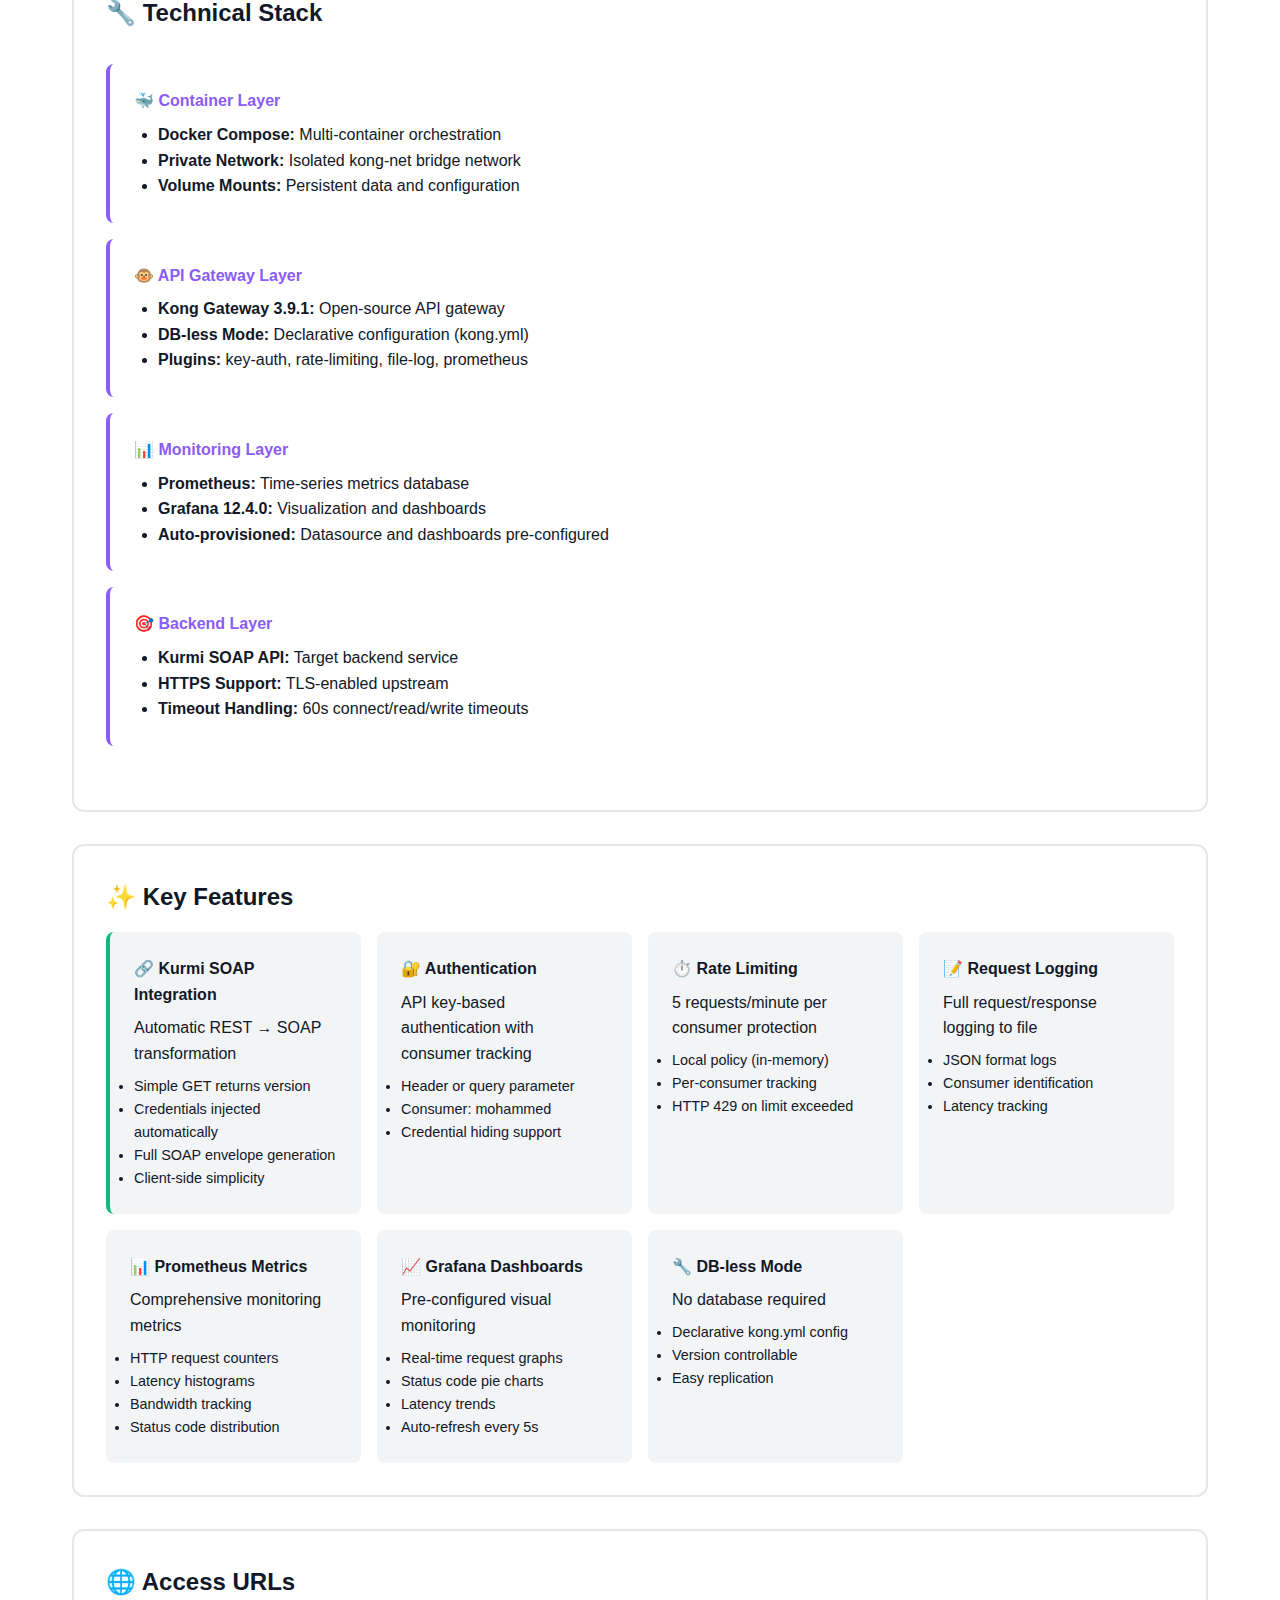
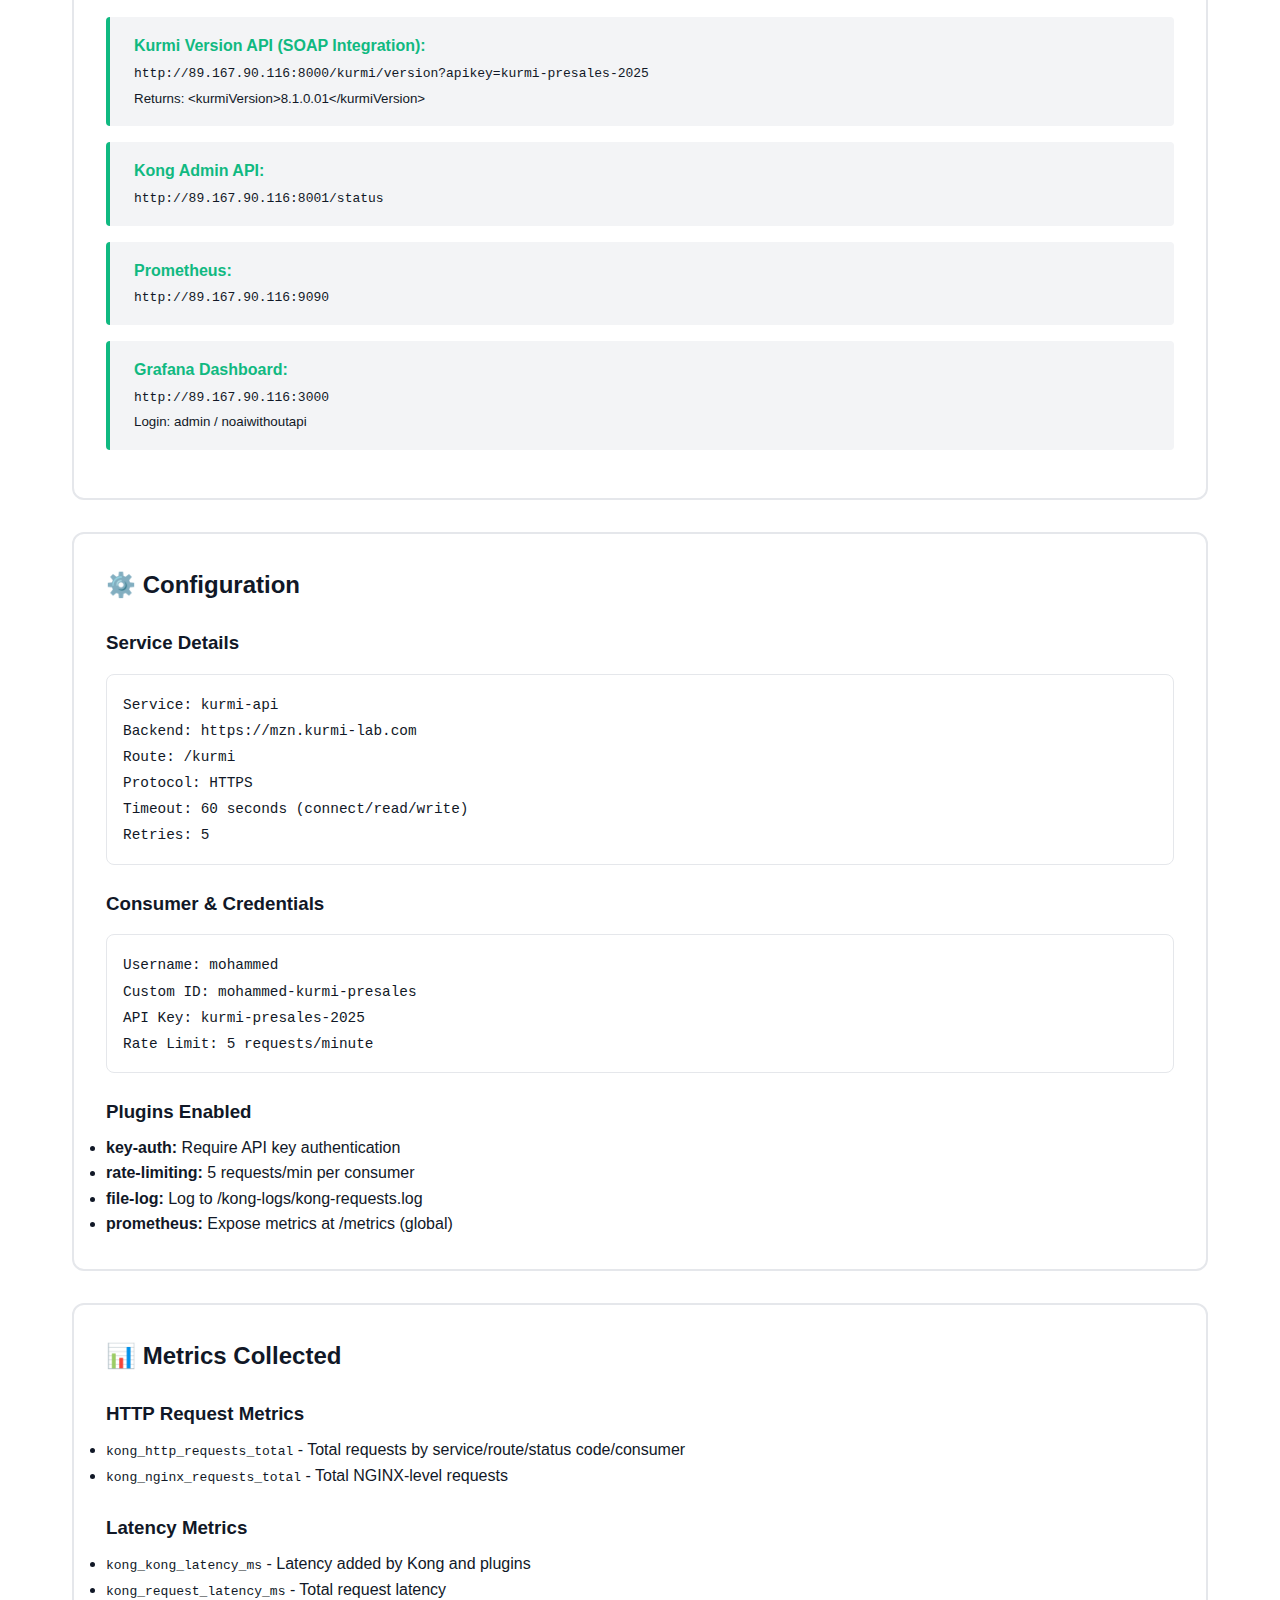
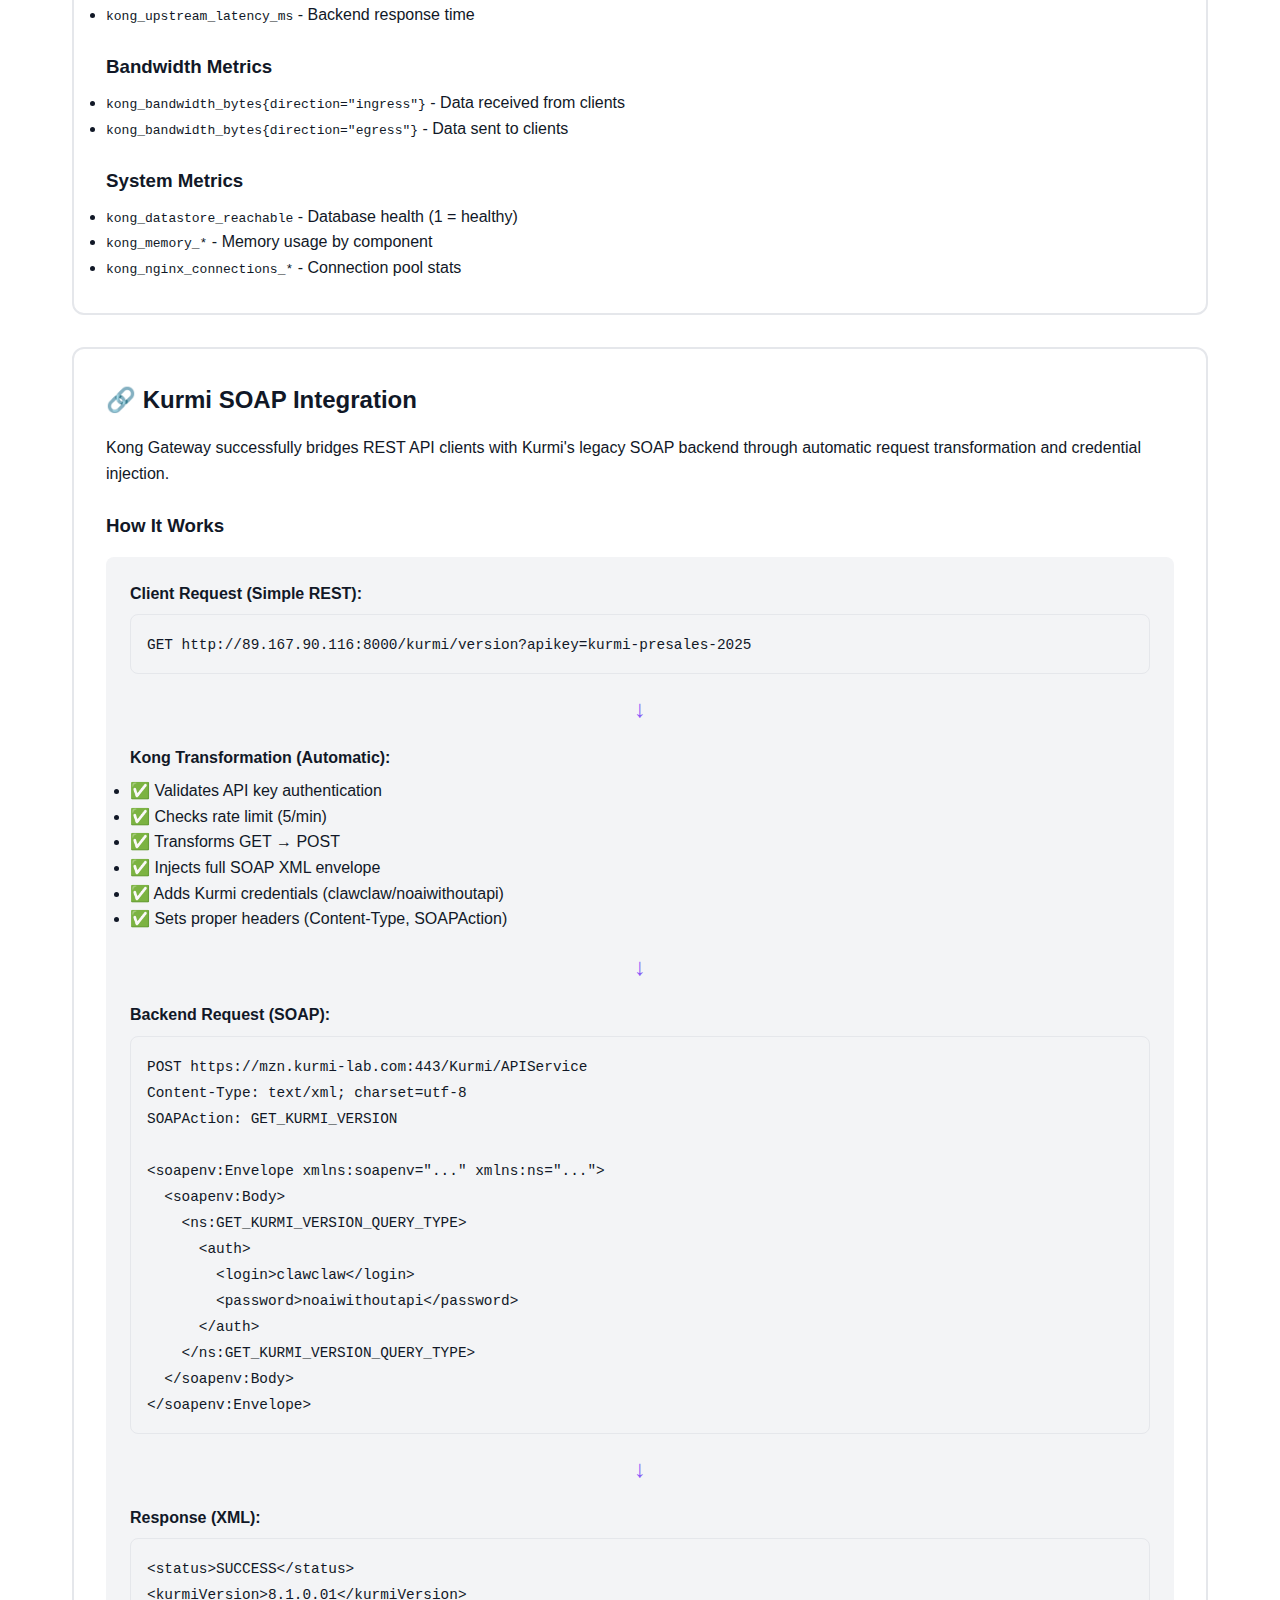
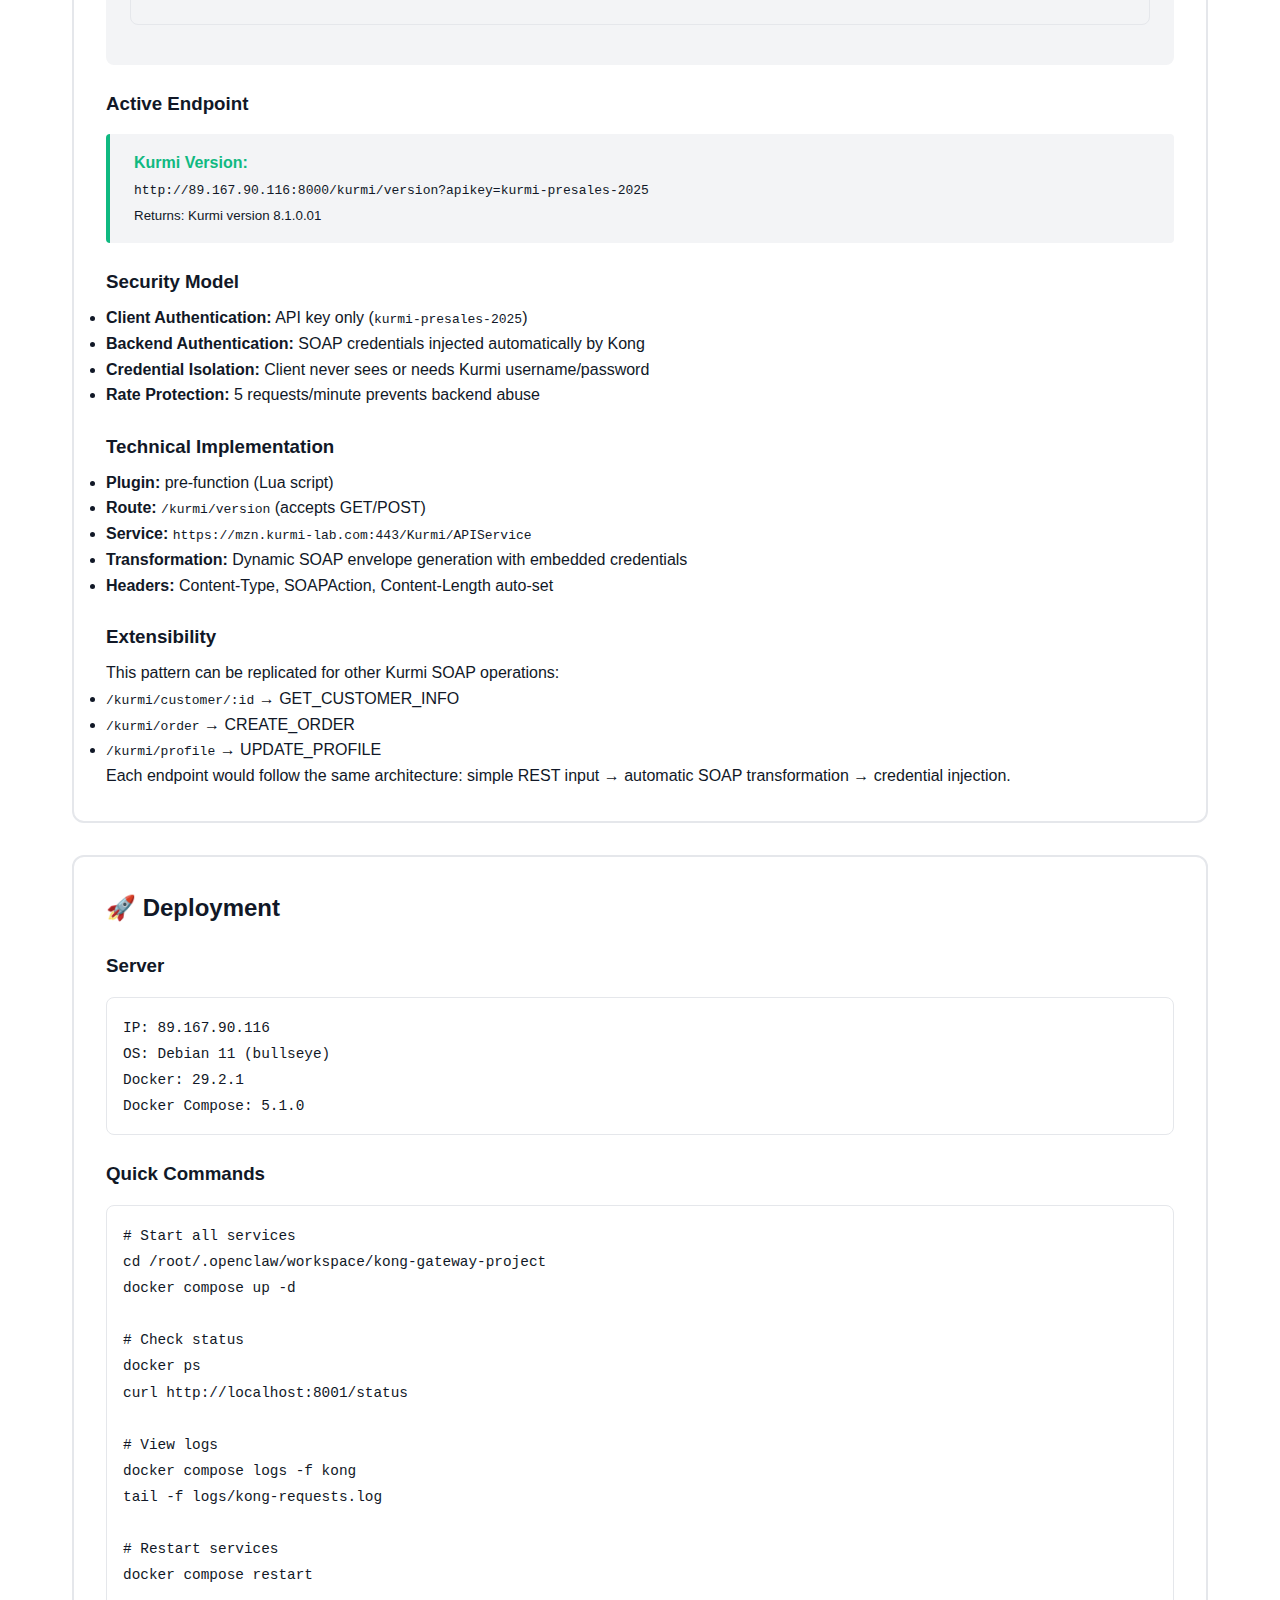
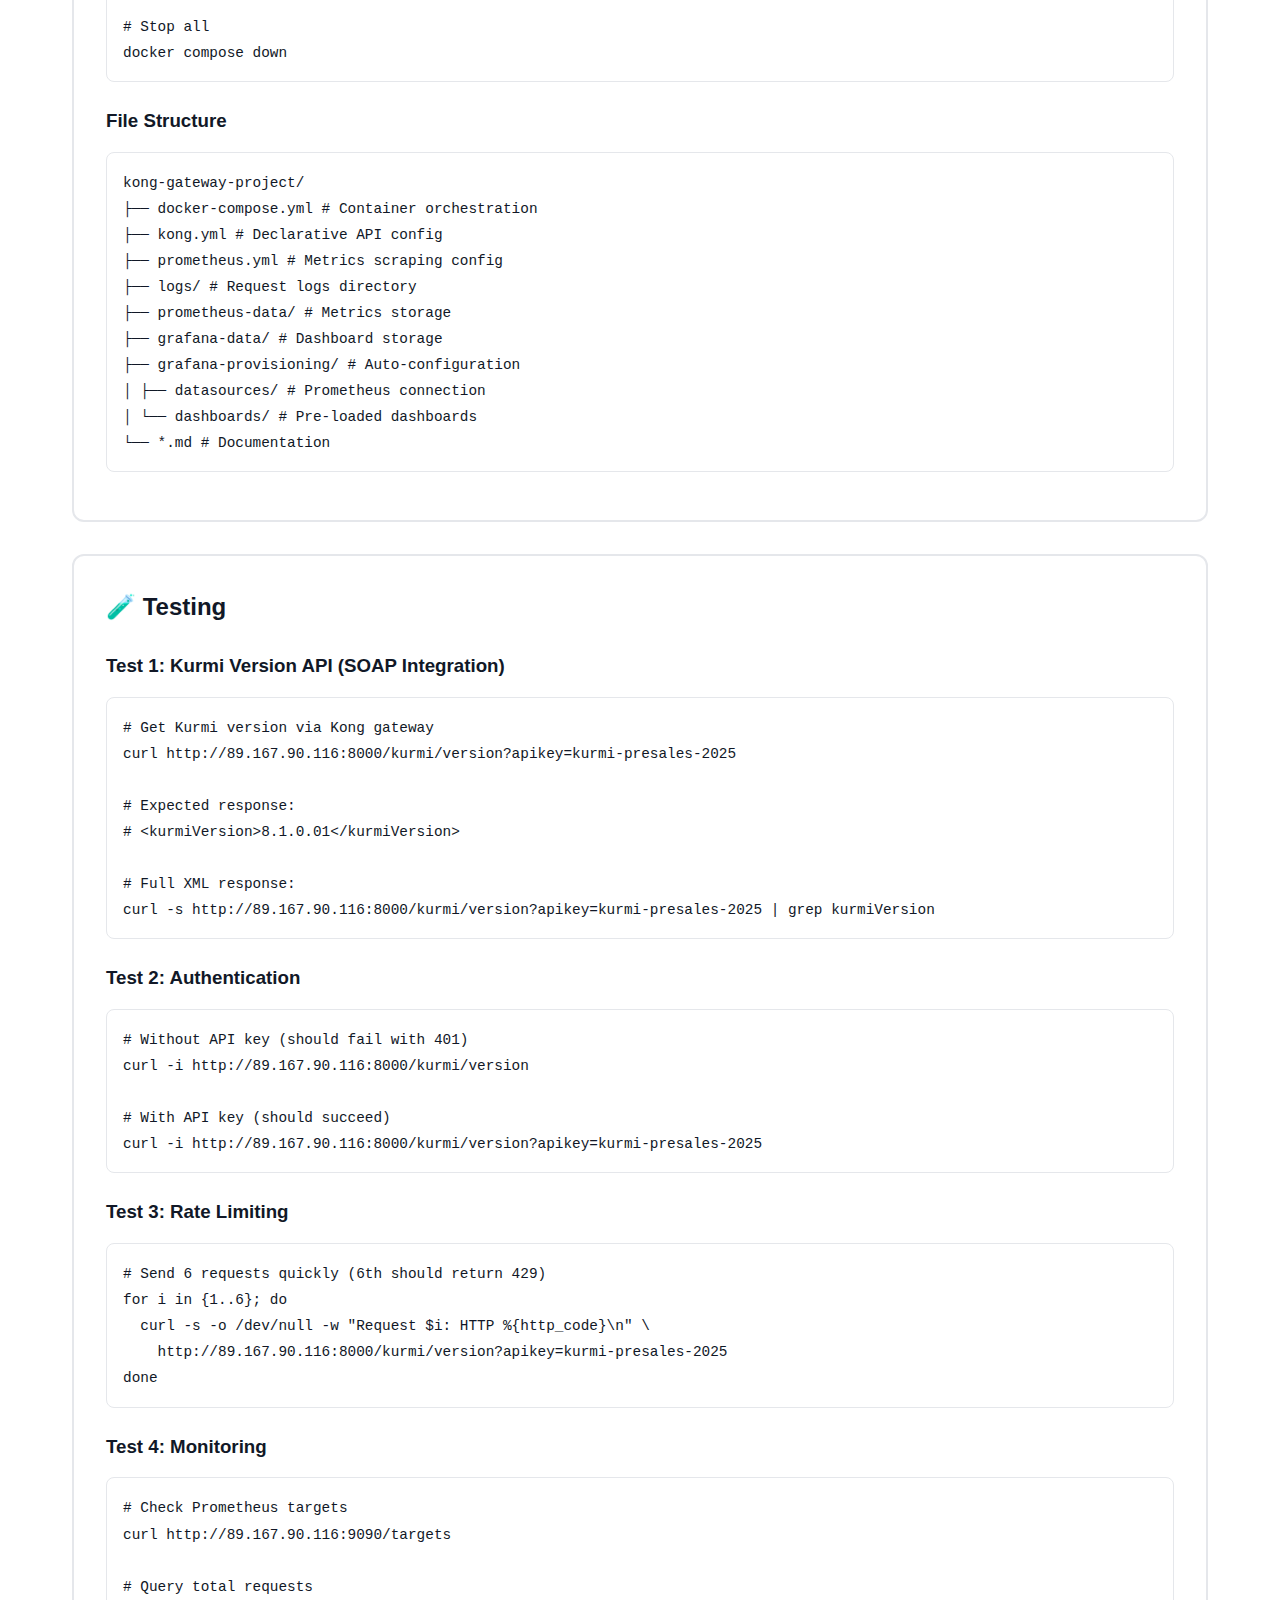
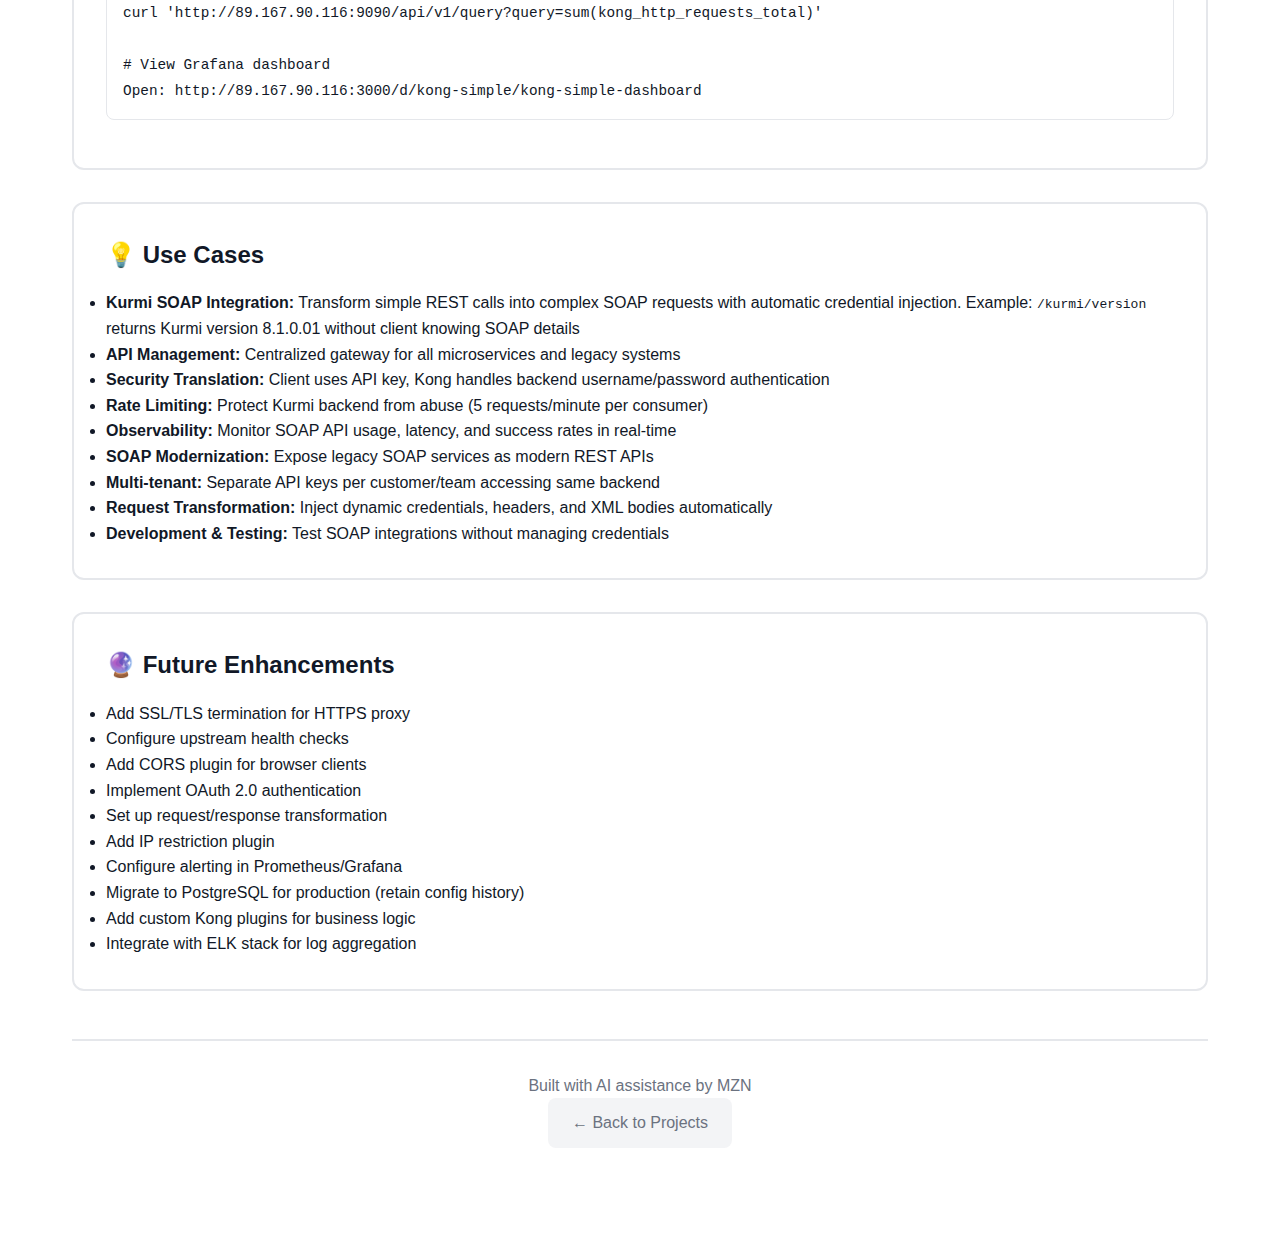
<file: kong-gateway.html>
<!DOCTYPE html>
<html lang="en">
<head>
    <meta charset="UTF-8">
    <meta name="viewport" content="width=device-width, initial-scale=1.0">
    <title>Kong Gateway + Monitoring - MZN Projects</title>
    <link rel="stylesheet" href="styles.css">
    <style>
        .architecture-diagram {
            background: var(--bg-secondary);
            border-radius: 12px;
            padding: 2rem;
            margin: 2rem 0;
            overflow-x: auto;
        }
        
        .flow-container {
            display: flex;
            align-items: center;
            justify-content: center;
            gap: 1rem;
            flex-wrap: wrap;
            min-width: fit-content;
        }
        
        .flow-box {
            background: var(--accent);
            color: var(--bg);
            padding: 1.5rem;
            border-radius: 8px;
            min-width: 150px;
            text-align: center;
            box-shadow: 0 4px 6px rgba(0,0,0,0.1);
        }
        
        .flow-box h4 {
            margin: 0 0 0.5rem 0;
            font-size: 1.1rem;
        }
        
        .flow-box p {
            margin: 0;
            font-size: 0.85rem;
            opacity: 0.9;
        }
        
        .flow-arrow {
            font-size: 2rem;
            color: var(--accent);
        }
        
        .stack-diagram {
            display: grid;
            gap: 1rem;
            margin: 2rem 0;
        }
        
        .stack-layer {
            background: linear-gradient(135deg, var(--bg-secondary) 0%, var(--bg) 100%);
            border-left: 4px solid var(--accent);
            padding: 1.5rem;
            border-radius: 8px;
        }
        
        .stack-layer h4 {
            margin: 0 0 0.5rem 0;
            color: var(--accent);
        }
        
        .stack-layer ul {
            margin: 0.5rem 0 0 0;
            padding-left: 1.5rem;
        }
        
        .metric-cards {
            display: grid;
            grid-template-columns: repeat(auto-fit, minmax(200px, 1fr));
            gap: 1rem;
            margin: 1.5rem 0;
        }
        
        .metric-card {
            background: var(--bg-secondary);
            padding: 1.5rem;
            border-radius: 8px;
            border: 1px solid var(--border);
            text-align: center;
        }
        
        .metric-value {
            font-size: 2rem;
            font-weight: bold;
            color: var(--accent);
            margin: 0.5rem 0;
        }
        
        .metric-label {
            color: var(--text-secondary);
            font-size: 0.9rem;
        }
        
        .code-block {
            background: var(--bg);
            border: 1px solid var(--border);
            border-radius: 8px;
            padding: 1rem;
            margin: 1rem 0;
            overflow-x: auto;
        }
        
        .code-block code {
            font-family: 'Courier New', monospace;
            font-size: 0.9rem;
            color: var(--text);
        }
        
        .url-box {
            background: var(--bg-secondary);
            border-left: 4px solid var(--success);
            padding: 1rem 1.5rem;
            margin: 1rem 0;
            border-radius: 4px;
        }
        
        .url-box strong {
            color: var(--success);
        }
        
        .back-btn {
            display: inline-block;
            padding: 0.75rem 1.5rem;
            background: var(--bg-secondary);
            color: var(--text);
            text-decoration: none;
            border-radius: 8px;
            margin-bottom: 2rem;
            transition: all 0.3s ease;
        }
        
        .back-btn:hover {
            background: var(--accent);
            color: var(--bg);
        }
    </style>
</head>
<body>
    <div class="container">
        <header>
            <h1>🐵 Kong Gateway + Monitoring</h1>
            <p class="subtitle">Production-Ready API Gateway with Prometheus & Grafana</p>
        </header>

        <a href="index.html" class="back-btn">← Back to Projects</a>

        <!-- Overview -->
        <section class="content-block">
            <h2>📋 Project Overview</h2>
            <p>Complete Kong Gateway OSS deployment with enterprise-grade monitoring, authentication, rate limiting, and logging capabilities. Fully Dockerized for easy deployment and scaling.</p>
            
            <div class="metric-cards">
                <div class="metric-card">
                    <div class="metric-label">Status</div>
                    <div class="metric-value">✅ Complete</div>
                </div>
                <div class="metric-card">
                    <div class="metric-label">Deployment</div>
                    <div class="metric-value">Docker</div>
                </div>
                <div class="metric-card">
                    <div class="metric-label">Services</div>
                    <div class="metric-value">3</div>
                </div>
                <div class="metric-card">
                    <div class="metric-label">Mode</div>
                    <div class="metric-value">DB-less</div>
                </div>
            </div>
        </section>

        <!-- Architecture Diagram -->
        <section class="content-block">
            <h2>🏗️ System Architecture</h2>
            
            <div class="architecture-diagram">
                <h3 style="text-align: center; margin-bottom: 1.5rem;">Request Flow</h3>
                <div class="flow-container">
                    <div class="flow-box">
                        <h4>📱 Client</h4>
                        <p>Mobile/Browser</p>
                        <p style="margin-top: 0.5rem; font-size: 0.75rem;">Sends API requests</p>
                    </div>
                    
                    <div class="flow-arrow">→</div>
                    
                    <div class="flow-box">
                        <h4>🐵 Kong Gateway</h4>
                        <p>Port 8000</p>
                        <p style="margin-top: 0.5rem; font-size: 0.75rem;">
                            ✓ Auth Check<br>
                            ✓ Rate Limit<br>
                            ✓ Logging
                        </p>
                    </div>
                    
                    <div class="flow-arrow">→</div>
                    
                    <div class="flow-box">
                        <h4>🎯 Backend API</h4>
                        <p>Kurmi SOAP</p>
                        <p style="margin-top: 0.5rem; font-size: 0.75rem;">Proxied service</p>
                    </div>
                </div>
                
                <div style="text-align: center; margin: 2rem 0; font-size: 1.5rem; color: var(--accent);">↓</div>
                
                <h3 style="text-align: center; margin-bottom: 1.5rem;">Monitoring Flow</h3>
                <div class="flow-container">
                    <div class="flow-box">
                        <h4>🐵 Kong</h4>
                        <p>Exposes /metrics</p>
                        <p style="margin-top: 0.5rem; font-size: 0.75rem;">Prometheus format</p>
                    </div>
                    
                    <div class="flow-arrow">→</div>
                    
                    <div class="flow-box">
                        <h4>📊 Prometheus</h4>
                        <p>Port 9090</p>
                        <p style="margin-top: 0.5rem; font-size: 0.75rem;">
                            Scrapes every 15s<br>
                            15-day retention
                        </p>
                    </div>
                    
                    <div class="flow-arrow">→</div>
                    
                    <div class="flow-box">
                        <h4>📈 Grafana</h4>
                        <p>Port 3000</p>
                        <p style="margin-top: 0.5rem; font-size: 0.75rem;">
                            Visual dashboards<br>
                            Auto-refresh 5s
                        </p>
                    </div>
                </div>
            </div>
        </section>

        <!-- Technical Stack -->
        <section class="content-block">
            <h2>🔧 Technical Stack</h2>
            
            <div class="stack-diagram">
                <div class="stack-layer">
                    <h4>🐳 Container Layer</h4>
                    <ul>
                        <li><strong>Docker Compose:</strong> Multi-container orchestration</li>
                        <li><strong>Private Network:</strong> Isolated kong-net bridge network</li>
                        <li><strong>Volume Mounts:</strong> Persistent data and configuration</li>
                    </ul>
                </div>
                
                <div class="stack-layer">
                    <h4>🐵 API Gateway Layer</h4>
                    <ul>
                        <li><strong>Kong Gateway 3.9.1:</strong> Open-source API gateway</li>
                        <li><strong>DB-less Mode:</strong> Declarative configuration (kong.yml)</li>
                        <li><strong>Plugins:</strong> key-auth, rate-limiting, file-log, prometheus</li>
                    </ul>
                </div>
                
                <div class="stack-layer">
                    <h4>📊 Monitoring Layer</h4>
                    <ul>
                        <li><strong>Prometheus:</strong> Time-series metrics database</li>
                        <li><strong>Grafana 12.4.0:</strong> Visualization and dashboards</li>
                        <li><strong>Auto-provisioned:</strong> Datasource and dashboards pre-configured</li>
                    </ul>
                </div>
                
                <div class="stack-layer">
                    <h4>🎯 Backend Layer</h4>
                    <ul>
                        <li><strong>Kurmi SOAP API:</strong> Target backend service</li>
                        <li><strong>HTTPS Support:</strong> TLS-enabled upstream</li>
                        <li><strong>Timeout Handling:</strong> 60s connect/read/write timeouts</li>
                    </ul>
                </div>
            </div>
        </section>

        <!-- Features -->
        <section class="content-block">
            <h2>✨ Key Features</h2>
            
            <div class="features-grid" style="display: grid; grid-template-columns: repeat(auto-fit, minmax(250px, 1fr)); gap: 1rem;">
                <div style="background: var(--bg-secondary); padding: 1.5rem; border-radius: 8px; border-left: 4px solid var(--success);">
                    <h4 style="margin: 0 0 0.5rem 0;">🔗 Kurmi SOAP Integration</h4>
                    <p>Automatic REST → SOAP transformation</p>
                    <ul style="font-size: 0.9rem; margin-top: 0.5rem;">
                        <li>Simple GET returns version</li>
                        <li>Credentials injected automatically</li>
                        <li>Full SOAP envelope generation</li>
                        <li>Client-side simplicity</li>
                    </ul>
                </div>
                
                <div style="background: var(--bg-secondary); padding: 1.5rem; border-radius: 8px;">
                    <h4 style="margin: 0 0 0.5rem 0;">🔐 Authentication</h4>
                    <p>API key-based authentication with consumer tracking</p>
                    <ul style="font-size: 0.9rem; margin-top: 0.5rem;">
                        <li>Header or query parameter</li>
                        <li>Consumer: mohammed</li>
                        <li>Credential hiding support</li>
                    </ul>
                </div>
                
                <div style="background: var(--bg-secondary); padding: 1.5rem; border-radius: 8px;">
                    <h4 style="margin: 0 0 0.5rem 0;">⏱️ Rate Limiting</h4>
                    <p>5 requests/minute per consumer protection</p>
                    <ul style="font-size: 0.9rem; margin-top: 0.5rem;">
                        <li>Local policy (in-memory)</li>
                        <li>Per-consumer tracking</li>
                        <li>HTTP 429 on limit exceeded</li>
                    </ul>
                </div>
                
                <div style="background: var(--bg-secondary); padding: 1.5rem; border-radius: 8px;">
                    <h4 style="margin: 0 0 0.5rem 0;">📝 Request Logging</h4>
                    <p>Full request/response logging to file</p>
                    <ul style="font-size: 0.9rem; margin-top: 0.5rem;">
                        <li>JSON format logs</li>
                        <li>Consumer identification</li>
                        <li>Latency tracking</li>
                    </ul>
                </div>
                
                <div style="background: var(--bg-secondary); padding: 1.5rem; border-radius: 8px;">
                    <h4 style="margin: 0 0 0.5rem 0;">📊 Prometheus Metrics</h4>
                    <p>Comprehensive monitoring metrics</p>
                    <ul style="font-size: 0.9rem; margin-top: 0.5rem;">
                        <li>HTTP request counters</li>
                        <li>Latency histograms</li>
                        <li>Bandwidth tracking</li>
                        <li>Status code distribution</li>
                    </ul>
                </div>
                
                <div style="background: var(--bg-secondary); padding: 1.5rem; border-radius: 8px;">
                    <h4 style="margin: 0 0 0.5rem 0;">📈 Grafana Dashboards</h4>
                    <p>Pre-configured visual monitoring</p>
                    <ul style="font-size: 0.9rem; margin-top: 0.5rem;">
                        <li>Real-time request graphs</li>
                        <li>Status code pie charts</li>
                        <li>Latency trends</li>
                        <li>Auto-refresh every 5s</li>
                    </ul>
                </div>
                
                <div style="background: var(--bg-secondary); padding: 1.5rem; border-radius: 8px;">
                    <h4 style="margin: 0 0 0.5rem 0;">🔧 DB-less Mode</h4>
                    <p>No database required</p>
                    <ul style="font-size: 0.9rem; margin-top: 0.5rem;">
                        <li>Declarative kong.yml config</li>
                        <li>Version controllable</li>
                        <li>Easy replication</li>
                    </ul>
                </div>
            </div>
        </section>

        <!-- Access URLs -->
        <section class="content-block">
            <h2>🌐 Access URLs</h2>
            
            <div class="url-box">
                <strong>Kurmi Version API (SOAP Integration):</strong><br>
                <code>http://89.167.90.116:8000/kurmi/version?apikey=kurmi-presales-2025</code><br>
                <small>Returns: &lt;kurmiVersion&gt;8.1.0.01&lt;/kurmiVersion&gt;</small>
            </div>
            
            <div class="url-box">
                <strong>Kong Admin API:</strong><br>
                <code>http://89.167.90.116:8001/status</code>
            </div>
            
            <div class="url-box">
                <strong>Prometheus:</strong><br>
                <code>http://89.167.90.116:9090</code>
            </div>
            
            <div class="url-box">
                <strong>Grafana Dashboard:</strong><br>
                <code>http://89.167.90.116:3000</code><br>
                <small>Login: admin / noaiwithoutapi</small>
            </div>
        </section>

        <!-- Configuration -->
        <section class="content-block">
            <h2>⚙️ Configuration</h2>
            
            <h3>Service Details</h3>
            <div class="code-block">
                <code>
Service: kurmi-api<br>
Backend: https://mzn.kurmi-lab.com<br>
Route: /kurmi<br>
Protocol: HTTPS<br>
Timeout: 60 seconds (connect/read/write)<br>
Retries: 5
                </code>
            </div>
            
            <h3>Consumer & Credentials</h3>
            <div class="code-block">
                <code>
Username: mohammed<br>
Custom ID: mohammed-kurmi-presales<br>
API Key: kurmi-presales-2025<br>
Rate Limit: 5 requests/minute
                </code>
            </div>
            
            <h3>Plugins Enabled</h3>
            <ul>
                <li><strong>key-auth:</strong> Require API key authentication</li>
                <li><strong>rate-limiting:</strong> 5 requests/min per consumer</li>
                <li><strong>file-log:</strong> Log to /kong-logs/kong-requests.log</li>
                <li><strong>prometheus:</strong> Expose metrics at /metrics (global)</li>
            </ul>
        </section>

        <!-- Metrics Collected -->
        <section class="content-block">
            <h2>📊 Metrics Collected</h2>
            
            <h3>HTTP Request Metrics</h3>
            <ul>
                <li><code>kong_http_requests_total</code> - Total requests by service/route/status code/consumer</li>
                <li><code>kong_nginx_requests_total</code> - Total NGINX-level requests</li>
            </ul>
            
            <h3>Latency Metrics</h3>
            <ul>
                <li><code>kong_kong_latency_ms</code> - Latency added by Kong and plugins</li>
                <li><code>kong_request_latency_ms</code> - Total request latency</li>
                <li><code>kong_upstream_latency_ms</code> - Backend response time</li>
            </ul>
            
            <h3>Bandwidth Metrics</h3>
            <ul>
                <li><code>kong_bandwidth_bytes{direction="ingress"}</code> - Data received from clients</li>
                <li><code>kong_bandwidth_bytes{direction="egress"}</code> - Data sent to clients</li>
            </ul>
            
            <h3>System Metrics</h3>
            <ul>
                <li><code>kong_datastore_reachable</code> - Database health (1 = healthy)</li>
                <li><code>kong_memory_*</code> - Memory usage by component</li>
                <li><code>kong_nginx_connections_*</code> - Connection pool stats</li>
            </ul>
        </section>

        <!-- Kurmi SOAP Integration -->
        <section class="content-block">
            <h2>🔗 Kurmi SOAP Integration</h2>
            
            <p>Kong Gateway successfully bridges REST API clients with Kurmi's legacy SOAP backend through automatic request transformation and credential injection.</p>
            
            <h3>How It Works</h3>
            <div style="background: var(--bg-secondary); padding: 1.5rem; border-radius: 8px; margin: 1rem 0;">
                <strong>Client Request (Simple REST):</strong>
                <div class="code-block" style="margin-top: 0.5rem;">
                    <code>
GET http://89.167.90.116:8000/kurmi/version?apikey=kurmi-presales-2025
                    </code>
                </div>
                
                <div style="text-align: center; margin: 1rem 0; font-size: 1.5rem; color: var(--accent);">↓</div>
                
                <strong>Kong Transformation (Automatic):</strong>
                <ul style="margin: 0.5rem 0;">
                    <li>✅ Validates API key authentication</li>
                    <li>✅ Checks rate limit (5/min)</li>
                    <li>✅ Transforms GET → POST</li>
                    <li>✅ Injects full SOAP XML envelope</li>
                    <li>✅ Adds Kurmi credentials (clawclaw/noaiwithoutapi)</li>
                    <li>✅ Sets proper headers (Content-Type, SOAPAction)</li>
                </ul>
                
                <div style="text-align: center; margin: 1rem 0; font-size: 1.5rem; color: var(--accent);">↓</div>
                
                <strong>Backend Request (SOAP):</strong>
                <div class="code-block" style="margin-top: 0.5rem;">
                    <code>
POST https://mzn.kurmi-lab.com:443/Kurmi/APIService<br>
Content-Type: text/xml; charset=utf-8<br>
SOAPAction: GET_KURMI_VERSION<br>
<br>
&lt;soapenv:Envelope xmlns:soapenv="..." xmlns:ns="..."&gt;<br>
&nbsp;&nbsp;&lt;soapenv:Body&gt;<br>
&nbsp;&nbsp;&nbsp;&nbsp;&lt;ns:GET_KURMI_VERSION_QUERY_TYPE&gt;<br>
&nbsp;&nbsp;&nbsp;&nbsp;&nbsp;&nbsp;&lt;auth&gt;<br>
&nbsp;&nbsp;&nbsp;&nbsp;&nbsp;&nbsp;&nbsp;&nbsp;&lt;login&gt;clawclaw&lt;/login&gt;<br>
&nbsp;&nbsp;&nbsp;&nbsp;&nbsp;&nbsp;&nbsp;&nbsp;&lt;password&gt;noaiwithoutapi&lt;/password&gt;<br>
&nbsp;&nbsp;&nbsp;&nbsp;&nbsp;&nbsp;&lt;/auth&gt;<br>
&nbsp;&nbsp;&nbsp;&nbsp;&lt;/ns:GET_KURMI_VERSION_QUERY_TYPE&gt;<br>
&nbsp;&nbsp;&lt;/soapenv:Body&gt;<br>
&lt;/soapenv:Envelope&gt;
                    </code>
                </div>
                
                <div style="text-align: center; margin: 1rem 0; font-size: 1.5rem; color: var(--accent);">↓</div>
                
                <strong>Response (XML):</strong>
                <div class="code-block" style="margin-top: 0.5rem;">
                    <code>
&lt;status&gt;SUCCESS&lt;/status&gt;<br>
&lt;kurmiVersion&gt;8.1.0.01&lt;/kurmiVersion&gt;
                    </code>
                </div>
            </div>
            
            <h3>Active Endpoint</h3>
            <div class="url-box">
                <strong>Kurmi Version:</strong><br>
                <code>http://89.167.90.116:8000/kurmi/version?apikey=kurmi-presales-2025</code><br>
                <small>Returns: Kurmi version 8.1.0.01</small>
            </div>
            
            <h3>Security Model</h3>
            <ul>
                <li><strong>Client Authentication:</strong> API key only (<code>kurmi-presales-2025</code>)</li>
                <li><strong>Backend Authentication:</strong> SOAP credentials injected automatically by Kong</li>
                <li><strong>Credential Isolation:</strong> Client never sees or needs Kurmi username/password</li>
                <li><strong>Rate Protection:</strong> 5 requests/minute prevents backend abuse</li>
            </ul>
            
            <h3>Technical Implementation</h3>
            <ul>
                <li><strong>Plugin:</strong> pre-function (Lua script)</li>
                <li><strong>Route:</strong> <code>/kurmi/version</code> (accepts GET/POST)</li>
                <li><strong>Service:</strong> <code>https://mzn.kurmi-lab.com:443/Kurmi/APIService</code></li>
                <li><strong>Transformation:</strong> Dynamic SOAP envelope generation with embedded credentials</li>
                <li><strong>Headers:</strong> Content-Type, SOAPAction, Content-Length auto-set</li>
            </ul>
            
            <h3>Extensibility</h3>
            <p>This pattern can be replicated for other Kurmi SOAP operations:</p>
            <ul>
                <li><code>/kurmi/customer/:id</code> → GET_CUSTOMER_INFO</li>
                <li><code>/kurmi/order</code> → CREATE_ORDER</li>
                <li><code>/kurmi/profile</code> → UPDATE_PROFILE</li>
            </ul>
            <p>Each endpoint would follow the same architecture: simple REST input → automatic SOAP transformation → credential injection.</p>
        </section>

        <!-- Deployment Details -->
        <section class="content-block">
            <h2>🚀 Deployment</h2>
            
            <h3>Server</h3>
            <div class="code-block">
                <code>
IP: 89.167.90.116<br>
OS: Debian 11 (bullseye)<br>
Docker: 29.2.1<br>
Docker Compose: 5.1.0
                </code>
            </div>
            
            <h3>Quick Commands</h3>
            <div class="code-block">
                <code>
# Start all services<br>
cd /root/.openclaw/workspace/kong-gateway-project<br>
docker compose up -d<br>
<br>
# Check status<br>
docker ps<br>
curl http://localhost:8001/status<br>
<br>
# View logs<br>
docker compose logs -f kong<br>
tail -f logs/kong-requests.log<br>
<br>
# Restart services<br>
docker compose restart<br>
<br>
# Stop all<br>
docker compose down
                </code>
            </div>
            
            <h3>File Structure</h3>
            <div class="code-block">
                <code>
kong-gateway-project/<br>
├── docker-compose.yml          # Container orchestration<br>
├── kong.yml                    # Declarative API config<br>
├── prometheus.yml              # Metrics scraping config<br>
├── logs/                       # Request logs directory<br>
├── prometheus-data/            # Metrics storage<br>
├── grafana-data/               # Dashboard storage<br>
├── grafana-provisioning/       # Auto-configuration<br>
│   ├── datasources/            # Prometheus connection<br>
│   └── dashboards/             # Pre-loaded dashboards<br>
└── *.md                        # Documentation
                </code>
            </div>
        </section>

        <!-- Testing -->
        <section class="content-block">
            <h2>🧪 Testing</h2>
            
            <h3>Test 1: Kurmi Version API (SOAP Integration)</h3>
            <div class="code-block">
                <code>
# Get Kurmi version via Kong gateway<br>
curl http://89.167.90.116:8000/kurmi/version?apikey=kurmi-presales-2025<br>
<br>
# Expected response:<br>
# &lt;kurmiVersion&gt;8.1.0.01&lt;/kurmiVersion&gt;<br>
<br>
# Full XML response:<br>
curl -s http://89.167.90.116:8000/kurmi/version?apikey=kurmi-presales-2025 | grep kurmiVersion
                </code>
            </div>
            
            <h3>Test 2: Authentication</h3>
            <div class="code-block">
                <code>
# Without API key (should fail with 401)<br>
curl -i http://89.167.90.116:8000/kurmi/version<br>
<br>
# With API key (should succeed)<br>
curl -i http://89.167.90.116:8000/kurmi/version?apikey=kurmi-presales-2025
                </code>
            </div>
            
            <h3>Test 3: Rate Limiting</h3>
            <div class="code-block">
                <code>
# Send 6 requests quickly (6th should return 429)<br>
for i in {1..6}; do<br>
&nbsp;&nbsp;curl -s -o /dev/null -w "Request $i: HTTP %{http_code}\n" \<br>
&nbsp;&nbsp;&nbsp;&nbsp;http://89.167.90.116:8000/kurmi/version?apikey=kurmi-presales-2025<br>
done
                </code>
            </div>
            
            <h3>Test 4: Monitoring</h3>
            <div class="code-block">
                <code>
# Check Prometheus targets<br>
curl http://89.167.90.116:9090/targets<br>
<br>
# Query total requests<br>
curl 'http://89.167.90.116:9090/api/v1/query?query=sum(kong_http_requests_total)'<br>
<br>
# View Grafana dashboard<br>
Open: http://89.167.90.116:3000/d/kong-simple/kong-simple-dashboard
                </code>
            </div>
        </section>

        <!-- Use Cases -->
        <section class="content-block">
            <h2>💡 Use Cases</h2>
            
            <ul>
                <li><strong>Kurmi SOAP Integration:</strong> Transform simple REST calls into complex SOAP requests with automatic credential injection. Example: <code>/kurmi/version</code> returns Kurmi version 8.1.0.01 without client knowing SOAP details</li>
                <li><strong>API Management:</strong> Centralized gateway for all microservices and legacy systems</li>
                <li><strong>Security Translation:</strong> Client uses API key, Kong handles backend username/password authentication</li>
                <li><strong>Rate Limiting:</strong> Protect Kurmi backend from abuse (5 requests/minute per consumer)</li>
                <li><strong>Observability:</strong> Monitor SOAP API usage, latency, and success rates in real-time</li>
                <li><strong>SOAP Modernization:</strong> Expose legacy SOAP services as modern REST APIs</li>
                <li><strong>Multi-tenant:</strong> Separate API keys per customer/team accessing same backend</li>
                <li><strong>Request Transformation:</strong> Inject dynamic credentials, headers, and XML bodies automatically</li>
                <li><strong>Development & Testing:</strong> Test SOAP integrations without managing credentials</li>
            </ul>
        </section>

        <!-- Future Enhancements -->
        <section class="content-block">
            <h2>🔮 Future Enhancements</h2>
            
            <ul>
                <li>Add SSL/TLS termination for HTTPS proxy</li>
                <li>Configure upstream health checks</li>
                <li>Add CORS plugin for browser clients</li>
                <li>Implement OAuth 2.0 authentication</li>
                <li>Set up request/response transformation</li>
                <li>Add IP restriction plugin</li>
                <li>Configure alerting in Prometheus/Grafana</li>
                <li>Migrate to PostgreSQL for production (retain config history)</li>
                <li>Add custom Kong plugins for business logic</li>
                <li>Integrate with ELK stack for log aggregation</li>
            </ul>
        </section>

        <footer>
            <p>Built with AI assistance by MZN</p>
            <p><a href="index.html" class="back-btn">← Back to Projects</a></p>
        </footer>
    </div>
</body>
</html>
</file>
<file: styles.css>
/* Reset & Variables */
:root {
    --primary-gradient: linear-gradient(135deg, #1e3c72 0%, #2a5298 100%);
    --success: #10b981;
    --warning: #f59e0b;
    --info: #3b82f6;
    --accent: #8b5cf6;
    
    --bg-primary: #ffffff;
    --bg-secondary: #f3f4f6;
    --bg-card: #ffffff;
    --text-primary: #111827;
    --text-secondary: #6b7280;
    --border: #e5e7eb;
    --shadow: rgba(0, 0, 0, 0.1);
}

[data-theme="dark"] {
    --bg-primary: #111827;
    --bg-secondary: #1f2937;
    --bg-card: #1f2937;
    --text-primary: #f9fafb;
    --text-secondary: #9ca3af;
    --border: #374151;
    --shadow: rgba(0, 0, 0, 0.3);
}

* {
    margin: 0;
    padding: 0;
    box-sizing: border-box;
}

body {
    font-family: -apple-system, BlinkMacSystemFont, 'Segoe UI', Roboto, 'Helvetica Neue', Arial, sans-serif;
    background: var(--bg-primary);
    color: var(--text-primary);
    line-height: 1.6;
    transition: background 0.3s, color 0.3s;
}

.container {
    max-width: 1200px;
    margin: 0 auto;
    padding: 2rem;
}

/* Header */
header {
    text-align: center;
    padding: 3rem 0;
    background: var(--primary-gradient);
    border-radius: 12px;
    margin-bottom: 2rem;
    color: white;
}

header h1 {
    font-size: 2.5rem;
    margin-bottom: 0.5rem;
}

.subtitle {
    opacity: 0.9;
    font-size: 1.1rem;
}

/* Navigation */
nav {
    display: flex;
    gap: 1rem;
    margin-bottom: 2rem;
    flex-wrap: wrap;
    align-items: center;
}

.nav-btn, .theme-toggle {
    padding: 0.75rem 1.5rem;
    border: 2px solid var(--border);
    background: var(--bg-card);
    color: var(--text-primary);
    border-radius: 8px;
    cursor: pointer;
    font-size: 1rem;
    transition: all 0.3s;
}

.nav-btn:hover, .theme-toggle:hover {
    transform: translateY(-2px);
    box-shadow: 0 4px 12px var(--shadow);
}

.nav-btn.active {
    background: var(--primary-gradient);
    color: white;
    border-color: transparent;
}

.theme-toggle {
    margin-left: auto;
    font-size: 1.5rem;
    padding: 0.5rem 1rem;
}

/* Sections */
.section {
    display: none;
}

.section.active {
    display: block;
}

/* Controls */
.controls {
    margin-bottom: 2rem;
}

#searchInput {
    width: 100%;
    padding: 1rem;
    border: 2px solid var(--border);
    border-radius: 8px;
    background: var(--bg-card);
    color: var(--text-primary);
    font-size: 1rem;
    margin-bottom: 1rem;
}

.filters {
    display: flex;
    gap: 0.5rem;
    flex-wrap: wrap;
}

.filter-btn {
    padding: 0.5rem 1rem;
    border: 2px solid var(--border);
    background: var(--bg-card);
    color: var(--text-primary);
    border-radius: 6px;
    cursor: pointer;
    font-size: 0.9rem;
    transition: all 0.3s;
}

.filter-btn:hover {
    transform: translateY(-1px);
}

.filter-btn.active {
    background: var(--accent);
    color: white;
    border-color: var(--accent);
}

/* Projects Grid */
.projects-grid {
    display: grid;
    grid-template-columns: repeat(auto-fill, minmax(350px, 1fr));
    gap: 1.5rem;
}

.project-card {
    background: var(--bg-card);
    border: 2px solid var(--border);
    border-radius: 12px;
    padding: 1.5rem;
    cursor: pointer;
    transition: all 0.3s;
}

.project-card:hover {
    transform: translateY(-4px);
    box-shadow: 0 8px 24px var(--shadow);
}

.project-header {
    display: flex;
    align-items: center;
    justify-content: space-between;
    margin-bottom: 1rem;
}

.project-title {
    display: flex;
    align-items: center;
    gap: 0.5rem;
    font-size: 1.5rem;
}

.project-emoji {
    font-size: 2rem;
}

.status-badge {
    padding: 0.25rem 0.75rem;
    border-radius: 20px;
    font-size: 0.85rem;
    font-weight: 600;
}

.status-complete {
    background: var(--success);
    color: white;
}

.status-in-progress {
    background: var(--warning);
    color: white;
}

.status-planned {
    background: var(--info);
    color: white;
}

.project-description {
    color: var(--text-secondary);
    margin-bottom: 1rem;
}

.tech-stack {
    display: flex;
    gap: 0.5rem;
    flex-wrap: wrap;
    margin-bottom: 1rem;
}

.tech-tag {
    padding: 0.25rem 0.75rem;
    background: var(--bg-secondary);
    border-radius: 4px;
    font-size: 0.85rem;
    color: var(--text-primary);
}

.project-links {
    display: flex;
    gap: 0.5rem;
    margin-bottom: 1rem;
}

.project-link {
    padding: 0.5rem 1rem;
    background: var(--primary-gradient);
    color: white;
    text-decoration: none;
    border-radius: 6px;
    font-size: 0.9rem;
    transition: opacity 0.3s;
}

.project-link:hover {
    opacity: 0.9;
}

.project-details {
    max-height: 0;
    overflow: hidden;
    transition: max-height 0.3s ease;
}

.project-card.expanded .project-details {
    max-height: 2000px;
}

.features-list, .deployment-list {
    list-style: none;
    margin: 1rem 0;
}

.features-list li, .deployment-list li {
    padding: 0.5rem 0;
    padding-left: 1.5rem;
    position: relative;
}

.features-list li:before {
    content: "✓";
    position: absolute;
    left: 0;
    color: var(--success);
    font-weight: bold;
}

.deployment-list li:before {
    content: "→";
    position: absolute;
    left: 0;
    color: var(--accent);
}

.expand-indicator {
    text-align: center;
    color: var(--text-secondary);
    font-size: 0.9rem;
    margin-top: 1rem;
}

/* Guidelines */
.content-block {
    background: var(--bg-card);
    border: 2px solid var(--border);
    border-radius: 12px;
    padding: 2rem;
    margin-bottom: 2rem;
}

.content-block h2 {
    margin-bottom: 1rem;
    color: var(--text-primary);
}

.content-block h3 {
    margin: 1.5rem 0 0.5rem 0;
    color: var(--text-primary);
}

.architecture {
    display: flex;
    gap: 1rem;
    align-items: center;
    justify-content: space-between;
    flex-wrap: wrap;
    margin: 1.5rem 0;
}

.role {
    flex: 1;
    min-width: 200px;
    text-align: center;
    padding: 1.5rem;
    background: var(--bg-secondary);
    border-radius: 8px;
}

.role h3 {
    margin: 0 0 0.5rem 0;
}

.role-title {
    font-weight: 600;
    color: var(--accent);
    margin-bottom: 1rem;
}

.role ul {
    list-style: none;
    text-align: left;
}

.role ul li {
    padding: 0.25rem 0;
    padding-left: 1.5rem;
    position: relative;
}

.role ul li:before {
    content: "▪";
    position: absolute;
    left: 0;
    color: var(--accent);
}

.arrow {
    font-size: 2rem;
    color: var(--text-secondary);
}

.workflow {
    list-style-position: inside;
    margin: 1rem 0;
}

.workflow li {
    padding: 0.75rem 0;
    border-left: 3px solid var(--accent);
    padding-left: 1rem;
    margin-left: 1rem;
}

.highlight {
    background: #fef3c7;
    border-left: 4px solid var(--warning);
    padding: 1rem;
    margin-top: 1rem;
    border-radius: 4px;
    color: #92400e;
}

[data-theme="dark"] .highlight {
    background: #451a03;
    color: #fbbf24;
}

/* Footer */
footer {
    text-align: center;
    padding: 2rem 0;
    color: var(--text-secondary);
    border-top: 2px solid var(--border);
    margin-top: 3rem;
}

.timestamp {
    font-size: 0.9rem;
    margin-top: 0.5rem;
}

/* Responsive */
@media (max-width: 768px) {
    .container {
        padding: 1rem;
    }
    
    header h1 {
        font-size: 2rem;
    }
    
    .projects-grid {
        grid-template-columns: 1fr;
    }
    
    .architecture {
        flex-direction: column;
    }
    
    .arrow {
        transform: rotate(90deg);
    }
    
    nav {
        flex-direction: column;
    }
    
    .theme-toggle {
        margin-left: 0;
    }
}
</file>
